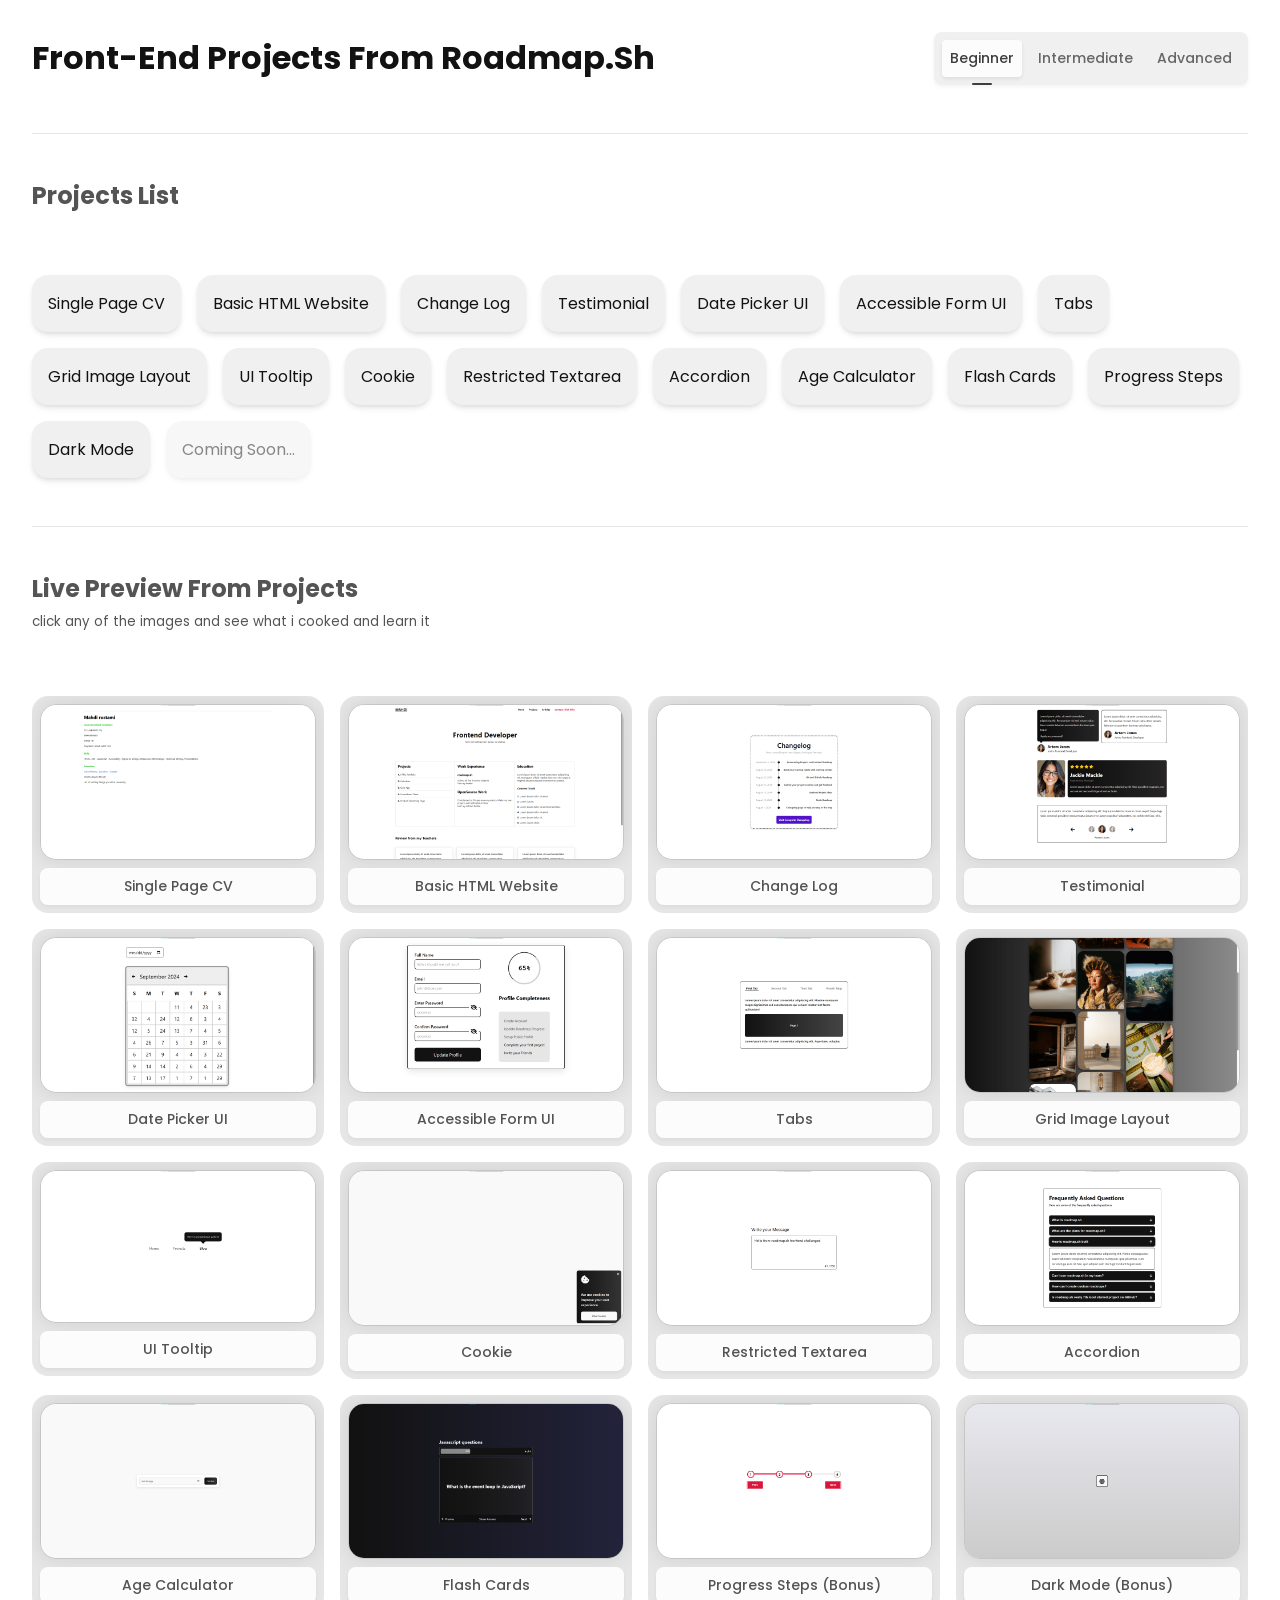
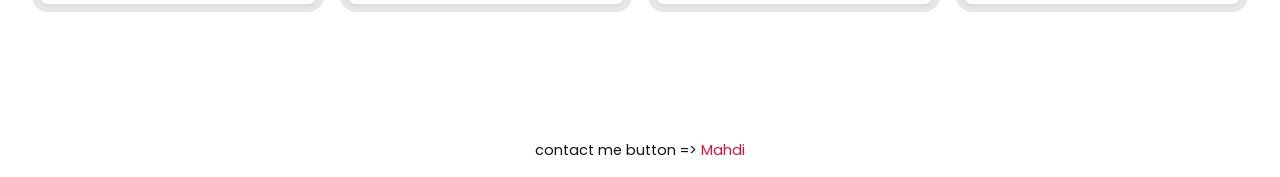
<file: index.html>
<!DOCTYPE html>
<html lang="en">
	<head>
		<meta charset="UTF-8" />
		<meta
			name="viewport"
			content="width=device-width, initial-scale=1.0" />
		<title>Front-end Projects from Roadmap.sh</title>

		<link
			rel="shortcut icon"
			href="/src/signs.svg"
			type="image/x-icon" />
		<link
			rel="stylesheet"
			href="https://cdnjs.cloudflare.com/ajax/libs/font-awesome/6.7.2/css/all.min.css"
			integrity="sha512-Evv84Mr4kqVGRNSgIGL/F/aIDqQb7xQ2vcrdIwxfjThSH8CSR7PBEakCr51Ck+w+/U6swU2Im1vVX0SVk9ABhg=="
			crossorigin="anonymous"
			referrerpolicy="no-referrer" />
		<link
			rel="stylesheet"
			href="/src/style.css" />
	</head>
	<body>
		<div class="container">
			<div
				class="container-inner"
				role="application">
				<header class="header">
					<h1>Front-end Projects from Roadmap.sh</h1>
					<ul class="select-box">
						<li
							class="select-box-item selected"
							data-category="beginner">
							Beginner
						</li>
						<li
							class="select-box-item"
							data-category="intermediate">
							Intermediate
						</li>
						<li
							class="select-box-item"
							data-category="advanced">
							Advanced
						</li>
					</ul>
				</header>
				<!--  -->
				<div
					class="container-inner"
					data-index="0"
					data-category="beginner">
					<div class="projects-list">
						<h2 class="projects-list-header">Projects List</h2>
						<ul class="list">
							<li class="list-item">
								<a
									href="1-single-page-cv/index.html"
									target="_blank"
									>Single Page CV</a
								>
							</li>
							<li class="list-item">
								<a
									href="2-basic-html-website/index.html"
									target="_blank"
									>Basic HTML Website</a
								>
							</li>
							<li class="list-item">
								<a
									href="3-change-log/index.html"
									target="_blank"
									>Change Log</a
								>
							</li>
							<li class="list-item">
								<a
									href="4-testimonial/index.html"
									target="_blank"
									>Testimonial</a
								>
							</li>
							<li class="list-item">
								<a
									href="5-date-picker-ui/index.html"
									target="_blank"
									>Date Picker UI</a
								>
							</li>
							<li class="list-item">
								<a
									href="6-accessible-form-ui/index.html"
									target="_blank"
									>Accessible Form UI</a
								>
							</li>
							<li class="list-item">
								<a
									href="7-tabs/index.html"
									target="_blank"
									>Tabs</a
								>
							</li>
							<li class="list-item">
								<a
									href="8-grid-image-layout/index.html"
									target="_blank"
									>Grid Image Layout</a
								>
							</li>
							<li class="list-item">
								<a
									href="9-ui-tooltip/index.html"
									target="_blank"
									>UI Tooltip</a
								>
							</li>
							<li class="list-item">
								<a
									href="10-cookie/index.html"
									target="_blank"
									>Cookie</a
								>
							</li>
							<li class="list-item">
								<a
									href="11-textarea-char-validator/index.html"
									target="_blank"
									>Restricted Textarea</a
								>
							</li>
							<li class="list-item">
								<a
									href="12-accordion/index.html"
									target="_blank"
									>Accordion</a
								>
							</li>
							<li class="list-item">
								<a
									href="13-age-calculator/index.html"
									target="_blank"
									>Age Calculator</a
								>
							</li>
							<li class="list-item">
								<a
									href="14-flash-cards/index.html"
									target="_blank"
									>Flash Cards</a
								>
							</li>
							<li class="list-item">
								<a
									href="15-bonus-progress-steps/index.html"
									target="_blank"
									>Progress Steps</a
								>
							</li>
							<li class="list-item">
								<a
									href="16-bonus-dark-mode/index.html"
									target="_blank"
									>Dark Mode</a
								>
							</li>
							<li class="list-item">
								<a
									href="javascript:void(0)"
									class="disabled"
									>Coming Soon...</a
								>
							</li>
						</ul>
					</div>
					<div class="projects-list images">
						<header class="projects-list-header">
							<h2>Live Preview From Projects</h2>
							<small>click any of the images and see what i cooked and learn it</small>
						</header>
						<ul class="list img-list">
							<li class="list-item">
								<a
									href="1-single-page-cv/index.html"
									target="_blank">
									<img
										src="/screen-shots/img-1-min.png"
										alt="Single Page CV" />
									<span class="project-caption">Single Page CV</span>
								</a>
							</li>
							<li class="list-item">
								<a
									href="2-basic-html-website/index.html"
									target="_blank">
									<img
										src="/screen-shots/img-2-min.png"
										alt="Basic HTML Website" />
									<span class="project-caption">Basic HTML Website</span>
								</a>
							</li>
							<li class="list-item">
								<a
									href="3-change-log/index.html"
									target="_blank">
									<img
										src="/screen-shots/img-3-min.png"
										alt="Change Log" />
									<span class="project-caption">Change Log</span>
								</a>
							</li>
							<li class="list-item">
								<a
									href="4-testimonial/index.html"
									target="_blank">
									<img
										src="/screen-shots/img-4-min.png"
										alt="Testimonial" />
									<span class="project-caption">Testimonial</span>
								</a>
							</li>
							<li class="list-item">
								<a
									href="5-date-picker-ui/index.html"
									target="_blank">
									<img
										src="/screen-shots/img-5-min.png"
										alt="Date Picker UI" />
									<span class="project-caption">Date Picker UI</span>
								</a>
							</li>
							<li class="list-item">
								<a
									href="6-accessible-form-ui/index.html"
									target="_blank">
									<img
										src="/screen-shots/img-6-min.png"
										alt="Accessible Form UI" />
									<span class="project-caption">Accessible Form UI</span>
								</a>
							</li>
							<li class="list-item">
								<a
									href="7-tabs/index.html"
									target="_blank">
									<img
										src="/screen-shots/img-7-min.png"
										alt="Tabs" />
									<span class="project-caption">Tabs</span>
								</a>
							</li>
							<li class="list-item">
								<a
									href="8-grid-image-layout/index.html"
									target="_blank">
									<img
										src="/screen-shots/img-8-min.png"
										alt="Grid Image Layout" />
									<span class="project-caption">Grid Image Layout</span>
								</a>
							</li>
							<li class="list-item">
								<a
									href="9-ui-tooltip/index.html"
									target="_blank">
									<img
										src="/screen-shots/img-9-min.png"
										alt="UI Tooltip" />
									<span class="project-caption">UI Tooltip</span>
								</a>
							</li>
							<li class="list-item">
								<a
									href="10-cookie/index.html"
									target="_blank">
									<img
										src="/screen-shots/img-10-min.png"
										alt="Cookie" />
									<span class="project-caption">Cookie</span>
								</a>
							</li>
							<li class="list-item">
								<a
									href="11-textarea-char-validator/index.html"
									target="_blank">
									<img
										src="/screen-shots/img-11-min.png"
										alt="Restricted Textarea" />
									<span class="project-caption">Restricted Textarea</span>
								</a>
							</li>
							<li class="list-item">
								<a
									href="12-accordion/index.html"
									target="_blank">
									<img
										src="/screen-shots/img-12-min.png"
										alt="Accordion" />
									<span class="project-caption">Accordion</span>
								</a>
							</li>
							<li class="list-item">
								<a
									href="13-age-calculator/index.html"
									target="_blank">
									<img
										src="/screen-shots/img-13-min.png"
										alt="Age Calculator" />
									<span class="project-caption">Age Calculator</span>
								</a>
							</li>
							<li class="list-item">
								<a
									href="14-flash-cards/index.html"
									target="_blank">
									<img
										src="/screen-shots/img-14-min.png"
										alt="Flash Cards" />
									<span class="project-caption">Flash Cards</span>
								</a>
							</li>
							<li class="list-item">
								<a
									href="15-bonus-progress-steps/index.html"
									target="_blank">
									<img
										src="/screen-shots/img-15-min.png"
										alt="Progress Steps" />
									<span class="project-caption">Progress Steps (Bonus)</span>
								</a>
							</li>
							<li class="list-item">
								<a
									href="16-bonus-dark-mode/index.html"
									target="_blank">
									<img
										src="/screen-shots/img-16-min.png"
										alt="Dark Mode" />
									<span class="project-caption">Dark Mode (Bonus)</span>
								</a>
							</li>
						</ul>
					</div>
				</div>
				<!--  -->
				<div
					class="container-inner hidden"
					data-index="1"
					data-category="intermediate">
					<div class="projects-list">
						<h2 class="projects-list-header">Projects List</h2>
						<ul class="list">
							<!-- start here -->
							<li class="list-item">
								<a
									href="17-custom-dropdown/index.html"
									target="_blank"
									>Custom drop down</a
								>
							</li>
							<li class="list-item">
								<a
									href="18-task-tracker/index.html"
									target="_blank"
									>Task Tracker</a
								>
							</li>
							<li class="list-item">
								<a
									href="19-github-random-repo/index.html"
									target="_blank"
									>Github Random repo</a
								>
							</li>
							<li class="list-item">
								<a
									href="https://subreddit-client.vercel.app"
									target="_blank"
									>Subreddit Client</a
								>
							</li>
							<li class="list-item">
								<a
									href="https://temperature-convertor-sooty.vercel.app/"
									target="_blank"
									>Temperature convertor</a
								>
							</li>
							<!-- close -->
							<!-- coming soon section -->
							<li class="list-item">
								<a
									href="javascript:void(0)"
									class="disabled"
									>Coming Soon...</a
								>
							</li>
						</ul>
					</div>
					<div class="projects-list images">
						<header class="projects-list-header">
							<h2>Live Preview From Projects</h2>
							<small>click any of the images and see what i cooked and learn it</small>
						</header>
						<ul class="list img-list">
							<!-- start here -->
							<li class="list-item">
								<a
									href="17-custom-dropdown/index.html"
									target="_blank">
									<img
										src="/screen-shots/img-17-min.png"
										alt="Custom drop down" />
									<span class="project-caption">Custom drop down</span>
								</a>
							</li>
							<li class="list-item">
								<a
									href="18-task-tracker/index.html"
									target="_blank">
									<img
										src="/screen-shots/img-18-min.png"
										alt="Task Tracker" />
									<span class="project-caption">Task Tracker</span>
								</a>
							</li>
							<li class="list-item">
								<a
									href="19-github-random-repo/index.html"
									target="_blank">
									<img
										src="/screen-shots/img-19-min.png"
										alt="Github Random Repo" />
									<span class="project-caption">Github Random Repo</span>
								</a>
							</li>
							<li class="list-item">
								<a
									href="https://subreddit-client.vercel.app"
									target="_blank">
									<img
										src="/screen-shots/img-20-min.png"
										alt="Subreddit Client" />
									<span class="project-caption">Subreddit Client</span>
								</a>
							</li>
							<li class="list-item">
								<a
									href="https://temperature-convertor-sooty.vercel.app/"
									target="_blank">
									<img
										src="/screen-shots/img-21-min.png"
										alt="Temperature convertor" />
									<span class="project-caption">Temperature convertor</span>
								</a>
							</li>
							<!-- close -->
						</ul>
					</div>
				</div>
				<!--  -->
				<div
					class="container-inner hidden"
					data-index="2"
					data-category="advanced">
					<div class="empty">
						<div class="projects-list-header">
							<h2>I will start the next projects at different levels and add them soon...</h2>
							<small>Keep Learning</small>
						</div>
						<figure class="figure">
							<img
								src="src/coming-soon.svg"
								alt="coming soon" />
						</figure>
					</div>
				</div>
			</div>
		</div>

		<footer class="footer">
			<p>
				contact me button =>
				<a
					href="https://t.me/MahdiDevp"
					target="_blank"
					>Mahdi</a
				>
			</p>
		</footer>
		<script src="src/app.js"></script>
	</body>
</html>
</file>
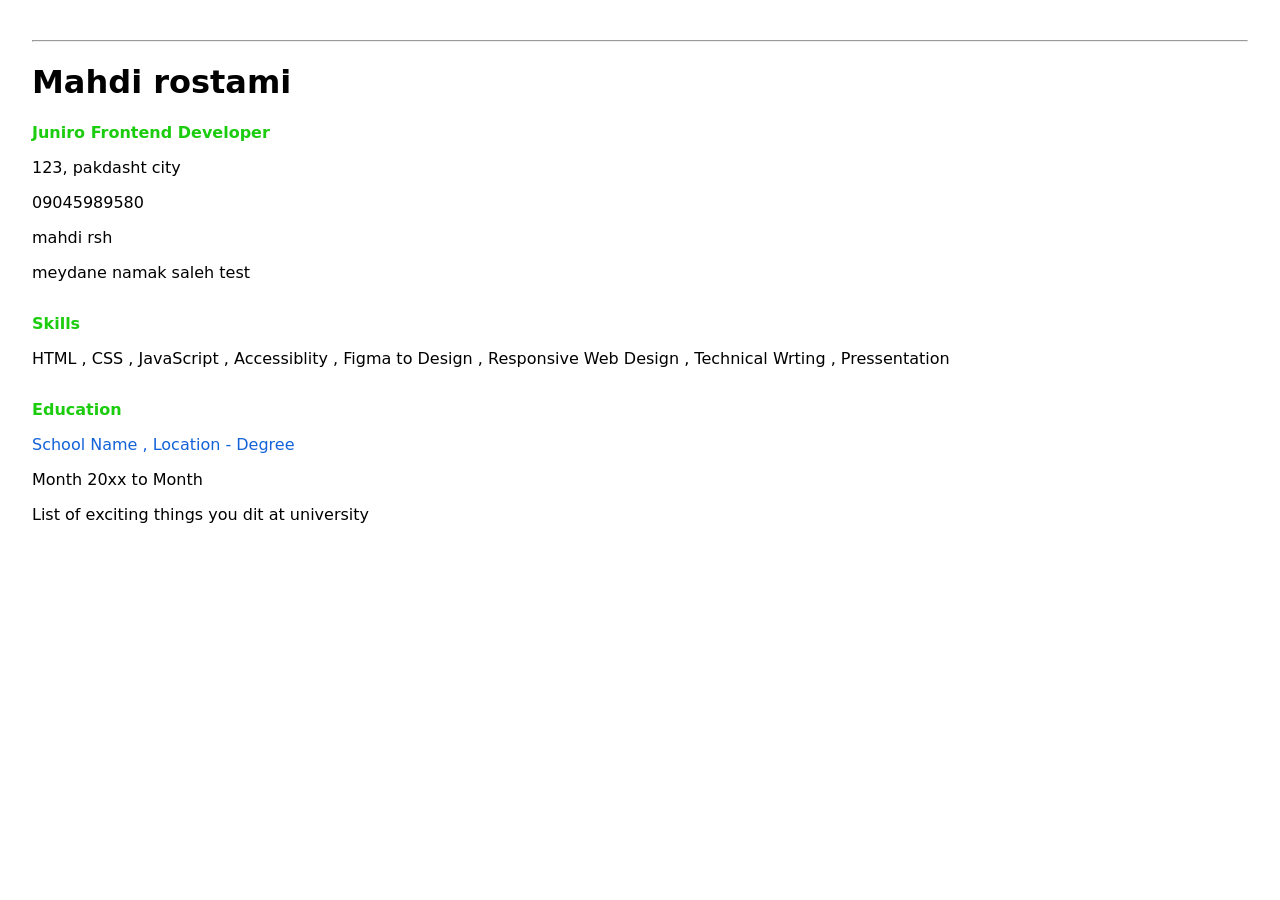
<file: 1-single-page-cv/index.html>
<!doctype html>
<html lang="en">
	<head>
		<meta charset="UTF-8" />
		<meta
			name="viewport"
			content="width=device-width, initial-scale=1.0" />
		<title>single page cv</title>
		<link
			rel="stylesheet"
			href="style.css" />
	</head>
	<body>
		<div class="container">
			<hr />
			<div class="box">
				<h1>Mahdi rostami</h1>
				<span class="text-green">Juniro Frontend Developer</span>
				<div>
					<p>123, pakdasht city</p>
					<p>09045989580</p>
					<p>mahdi rsh</p>
					<p>meydane namak saleh test</p>
				</div>
			</div>
			<div class="box">
				<span class="text-green">Skills</span>
				<p>
					HTML , CSS , JavaScript , Accessiblity , Figma to Design , Responsive Web Design , Technical Wrting ,
					Pressentation
				</p>
			</div>
			<div class="box">
				<span class="text-green">Education</span>
				<p class="text-blue">School Name , Location - Degree</p>
				<p>Month 20xx to Month</p>
				<p>List of exciting things you dit at university</p>
			</div>
		</div>
	</body>
</html>
</file>
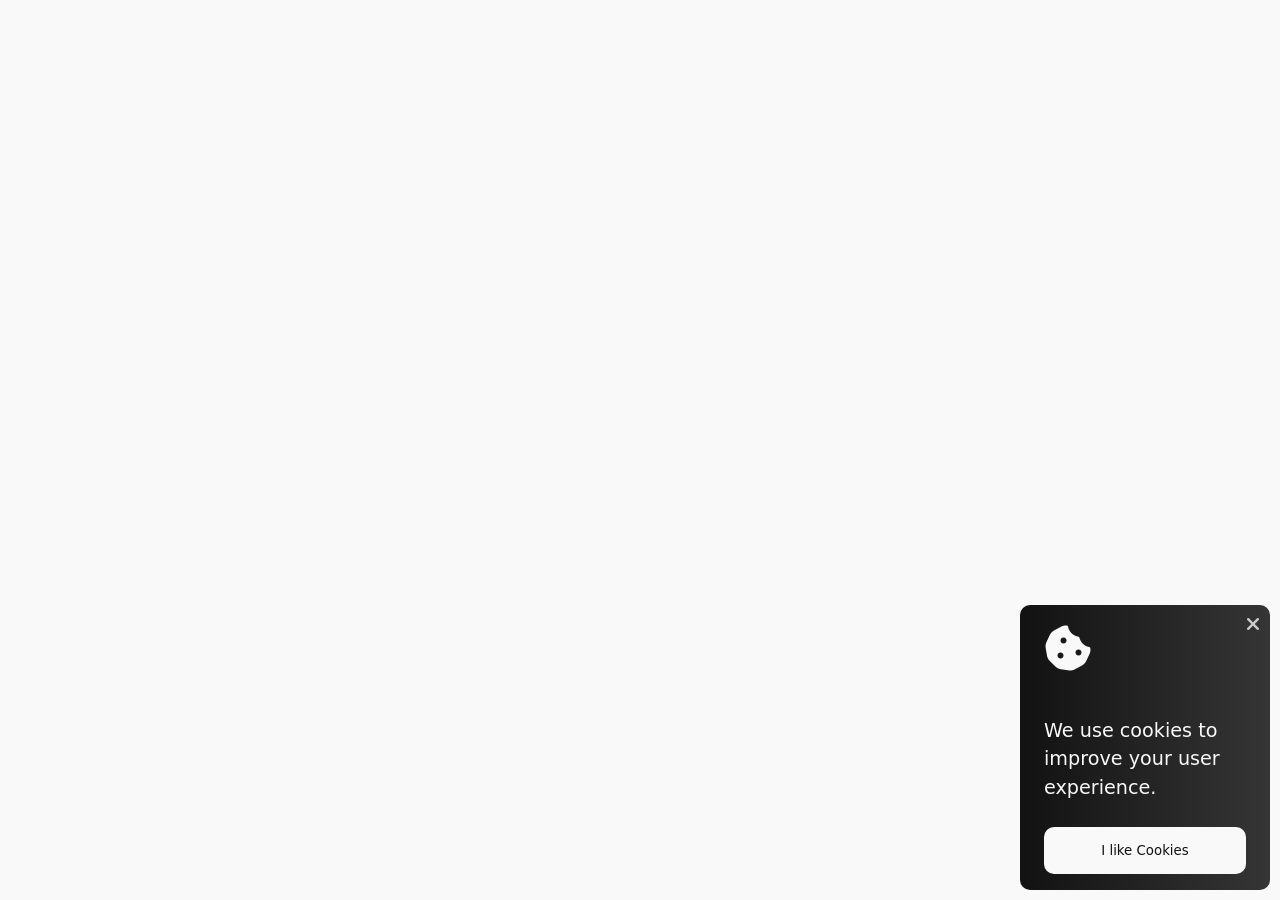
<file: 10-cookie/index.html>
<!doctype html>
<html lang="en">
	<head>
		<meta charset="UTF-8" />
		<meta
			name="viewport"
			content="width=device-width, initial-scale=1.0" />
		<title>cookie</title>

		<link
			rel="stylesheet"
			href="https://cdnjs.cloudflare.com/ajax/libs/font-awesome/6.7.2/css/all.min.css"
			integrity="sha512-Evv84Mr4kqVGRNSgIGL/F/aIDqQb7xQ2vcrdIwxfjThSH8CSR7PBEakCr51Ck+w+/U6swU2Im1vVX0SVk9ABhg=="
			crossorigin="anonymous"
			referrerpolicy="no-referrer" />

		<link
			rel="stylesheet"
			href="style.css" />
	</head>
	<body>
		<div class="cookie-modal">
			<button id="close">
				<i class="fa-solid fa-xmark"></i>
			</button>
			<div class="cookie-container">
				<i class="cookie-icon">
					<i class="fa-solid fa-cookie-bite"></i>
				</i>
				<p class="desc">We use cookies to improve your user experience.</p>
				<button
					id="accept"
					class="btn">
					I like Cookies
				</button>
			</div>
		</div>

		<script src="app.js"></script>
	</body>
</html>
</file>
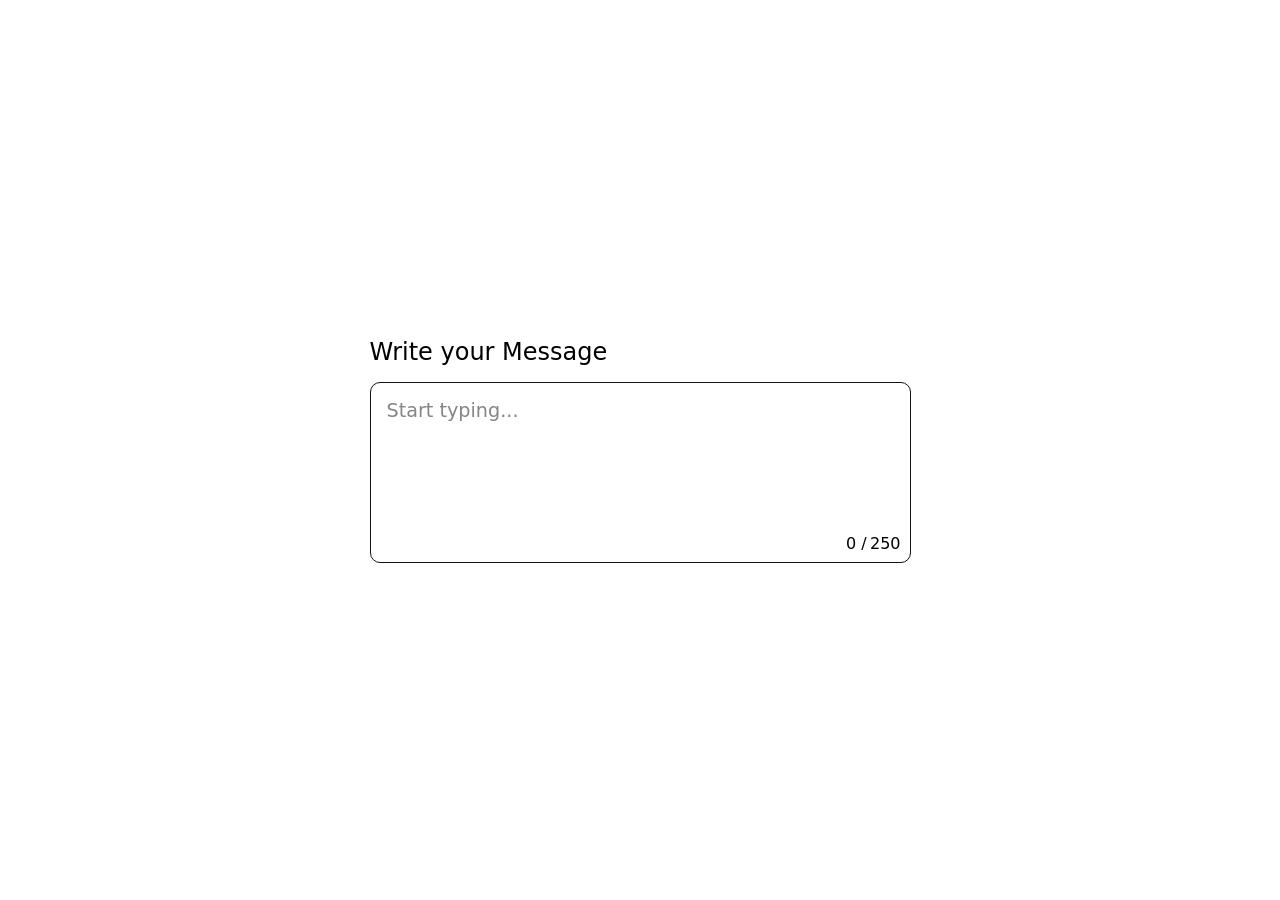
<file: 11-textarea-char-validator/index.html>
<html lang="en">
	<head>
		<meta charset="UTF-8" />
		<meta
			name="viewport"
			content="width=device-width, initial-scale=1.0" />
		<title>Restricted Textarea</title>

		<link
			rel="stylesheet"
			href="style.css" />
	</head>
	<body>
		<div class="container">
			<div class="form-control">
				<label for="textarea">Write your Message</label>
				<textarea
					name="textarea"
					id="textarea"
					class="textarea"
					placeholder="Start typing..."
					cols="50"
					rows="5"></textarea>
				<div class="counter">
					<span class="length-count">0</span>
					<div class="max-count">250</div>
				</div>
			</div>
		</div>

		<script src="app.js"></script>
	</body>
</html>
</file>
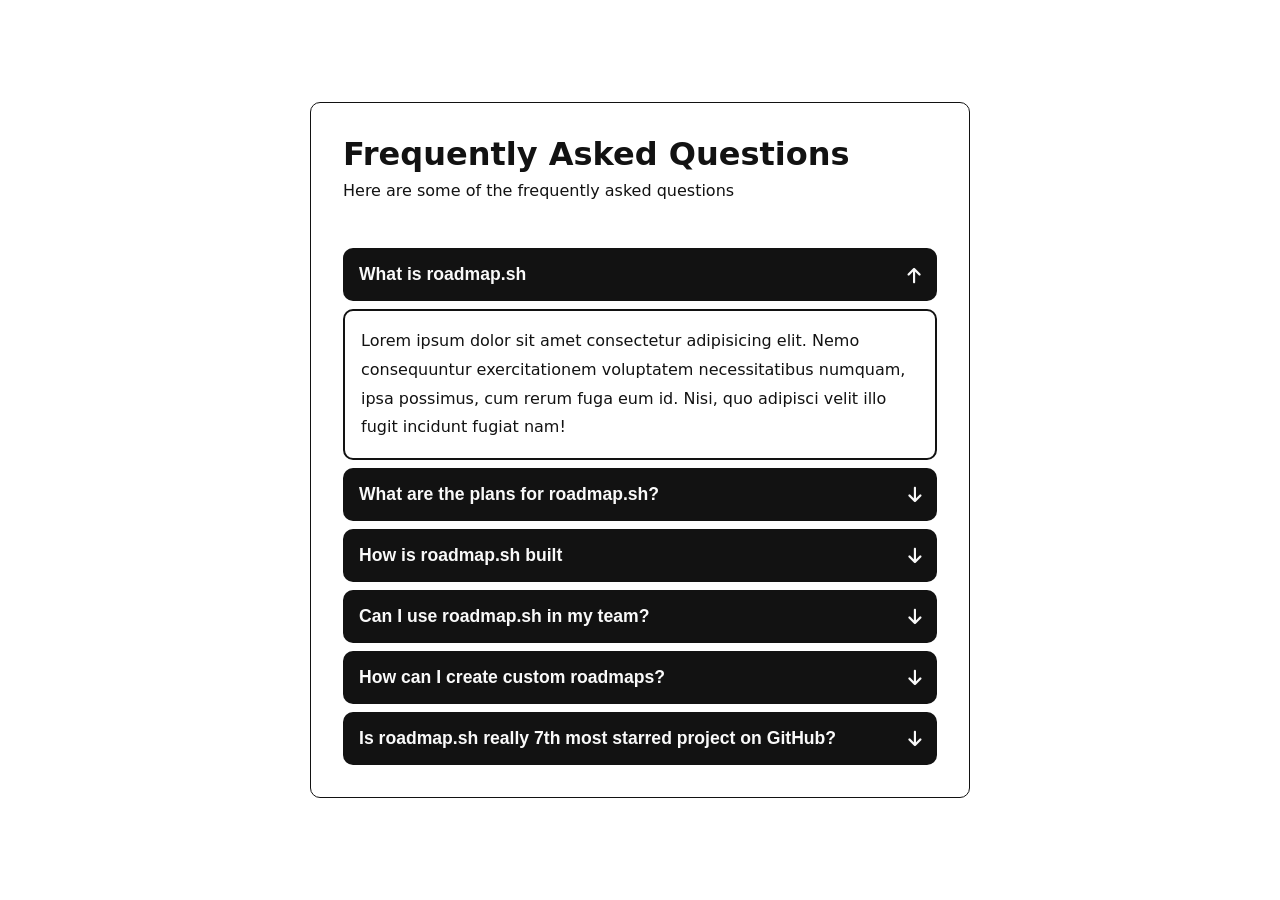
<file: 12-accordion/index.html>
<!doctype html>
<html lang="en">
	<head>
		<meta charset="UTF-8" />
		<meta
			name="viewport"
			content="width=device-width, initial-scale=1.0" />
		<title>accordions</title>

		<link
			rel="stylesheet"
			href="https://cdnjs.cloudflare.com/ajax/libs/font-awesome/6.7.2/css/all.min.css"
			integrity="sha512-Evv84Mr4kqVGRNSgIGL/F/aIDqQb7xQ2vcrdIwxfjThSH8CSR7PBEakCr51Ck+w+/U6swU2Im1vVX0SVk9ABhg=="
			crossorigin="anonymous"
			referrerpolicy="no-referrer" />

		<link
			rel="stylesheet"
			href="style.css" />
	</head>
	<body>
		<div class="container">
			<header>
				<h1>Frequently Asked Questions</h1>
				<p>Here are some of the frequently asked questions</p>
			</header>
			<!--  -->
			<div class="accordions-container">
				<div class="accordion">
					<button
						class="accordion-button active"
						aria-label="accordion-button"
						tabindex="0"
						title="open & close accordion">
						<span> What is roadmap.sh </span>
						<i class="fa-solid fa-arrow-down"></i>
					</button>
					<div
						class="accordion-body"
						aria-expanded="true">
						<p class="accordion-desc">
							Lorem ipsum dolor sit amet consectetur adipisicing elit. Nemo consequuntur exercitationem voluptatem
							necessitatibus numquam, ipsa possimus, cum rerum fuga eum id. Nisi, quo adipisci velit illo fugit incidunt
							fugiat nam!
						</p>
					</div>
				</div>
				<div class="accordion">
					<button
						class="accordion-button"
						aria-label="accordion-button"
						tabindex="0"
						title="open & close accordion">
						<span> What are the plans for roadmap.sh? </span>
						<i class="fa-solid fa-arrow-down"></i>
					</button>
					<div
						class="accordion-body"
						aria-expanded="false">
						<p class="accordion-desc">
							Lorem ipsum dolor sit amet consectetur adipisicing elit. Nemo consequuntur exercitationem voluptatem
							necessitatibus numquam, ipsa possimus, cum rerum fuga eum id. Nisi, quo adipisci velit illo fugit incidunt
							fugiat nam!
						</p>
					</div>
				</div>
				<div class="accordion">
					<button
						class="accordion-button"
						aria-label="accordion-button"
						tabindex="0"
						title="open & close accordion">
						<span> How is roadmap.sh built </span>
						<i class="fa-solid fa-arrow-down"></i>
					</button>
					<div
						class="accordion-body"
						aria-expanded="false">
						<p class="accordion-desc">
							Lorem ipsum dolor sit amet consectetur adipisicing elit. Nemo consequuntur exercitationem voluptatem
							necessitatibus numquam, ipsa possimus, cum rerum fuga eum id. Nisi, quo adipisci velit illo fugit incidunt
							fugiat nam!
						</p>
					</div>
				</div>
				<div class="accordion">
					<button
						class="accordion-button"
						aria-label="accordion-button"
						tabindex="0"
						title="open & close accordion">
						<span> Can I use roadmap.sh in my team? </span>
						<i class="fa-solid fa-arrow-down"></i>
					</button>
					<div
						class="accordion-body"
						aria-expanded="false">
						<p class="accordion-desc">
							Lorem ipsum dolor sit amet consectetur adipisicing elit. Nemo consequuntur exercitationem voluptatem
							necessitatibus numquam, ipsa possimus, cum rerum fuga eum id. Nisi, quo adipisci velit illo fugit incidunt
							fugiat nam!
						</p>
					</div>
				</div>
				<div class="accordion">
					<button
						class="accordion-button"
						aria-label="accordion-button"
						tabindex="0"
						title="open & close accordion">
						<span> How can I create custom roadmaps? </span>
						<i class="fa-solid fa-arrow-down"></i>
					</button>
					<div
						class="accordion-body"
						aria-expanded="false">
						<p class="accordion-desc">
							Lorem ipsum dolor sit amet consectetur adipisicing elit. Nemo consequuntur exercitationem voluptatem
							necessitatibus numquam, ipsa possimus, cum rerum fuga eum id. Nisi, quo adipisci velit illo fugit incidunt
							fugiat nam!
						</p>
					</div>
				</div>
				<div class="accordion">
					<button
						class="accordion-button"
						aria-label="accordion-button"
						tabindex="0"
						title="open & close accordion">
						<span> Is roadmap.sh really 7th most starred project on GitHub? </span>
						<i class="fa-solid fa-arrow-down"></i>
					</button>
					<div
						class="accordion-body"
						aria-expanded="false">
						<p class="accordion-desc">
							Lorem ipsum dolor sit amet consectetur adipisicing elit. Nemo consequuntur exercitationem voluptatem
							necessitatibus numquam, ipsa possimus, cum rerum fuga eum id. Nisi, quo adipisci velit illo fugit incidunt
							fugiat nam!
						</p>
					</div>
				</div>
			</div>
		</div>

		<script src="app.js"></script>
	</body>
</html>
</file>
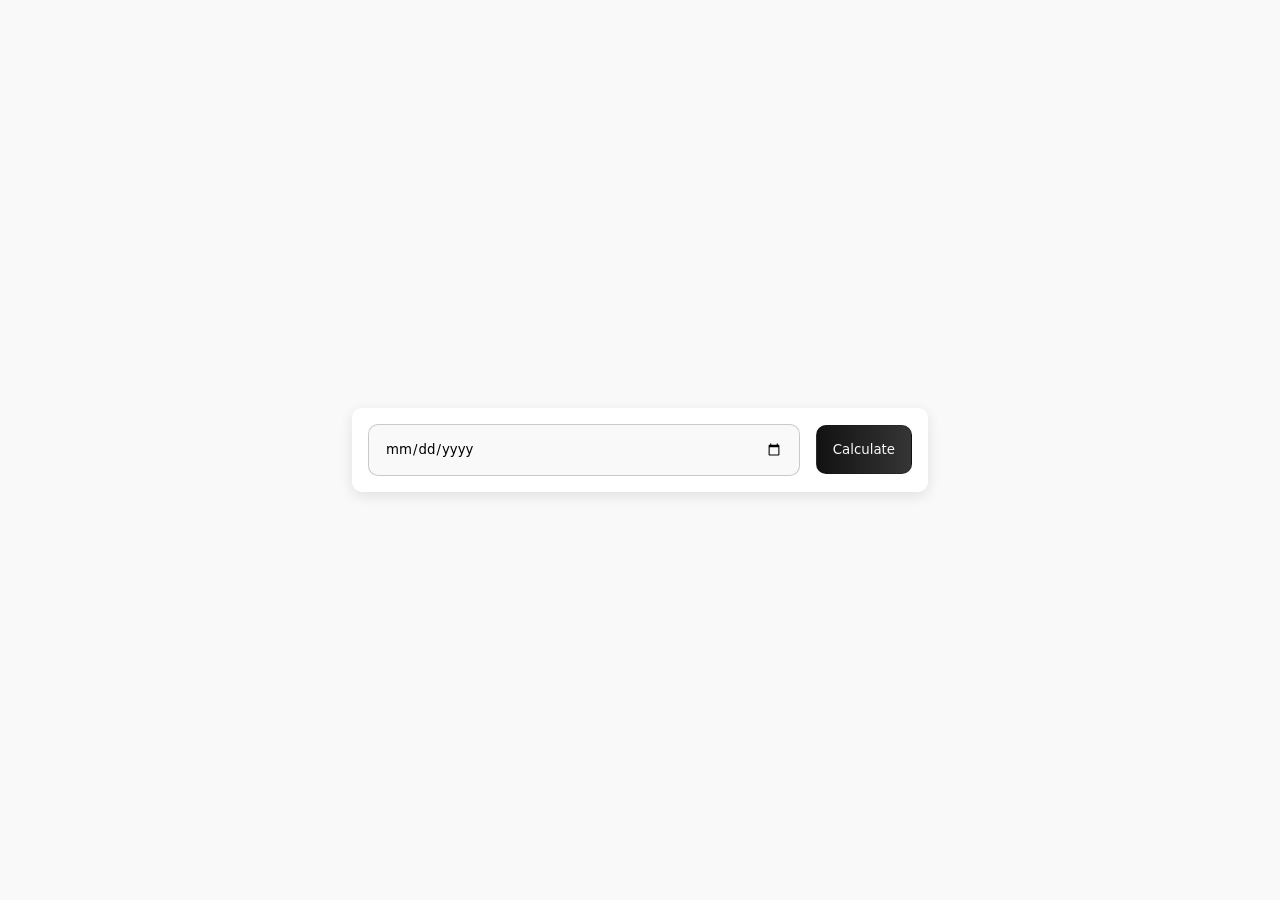
<file: 13-age-calculator/index.html>
<!doctype html>
<html lang="en">
	<head>
		<meta charset="UTF-8" />
		<meta
			name="viewport"
			content="width=device-width, initial-scale=1.0" />
		<title>Age calculator</title>
		<link
			rel="stylesheet"
			href="style.css" />
	</head>
	<body>
		<div class="container">
			<div class="form-cotnainer">
				<div class="form-control">
					<input
						type="date"
						name="date"
						id="date" />
				</div>
				<button
					class="btn"
					id="calculate-age">
					Calculate
				</button>
			</div>
			<div class="result-container hidden">
				<ul class="age-info">
					<li>
						<span id="years">25</span>
						<span>years</span>
					</li>
					<li>
						<span id="months">09</span>
						<span>months</span>
					</li>
					<li>
						<span id="days">30</span>
						<span>days</span>
					</li>
				</ul>
			</div>
		</div>

		<script src="app.js"></script>
	</body>
</html>
</file>
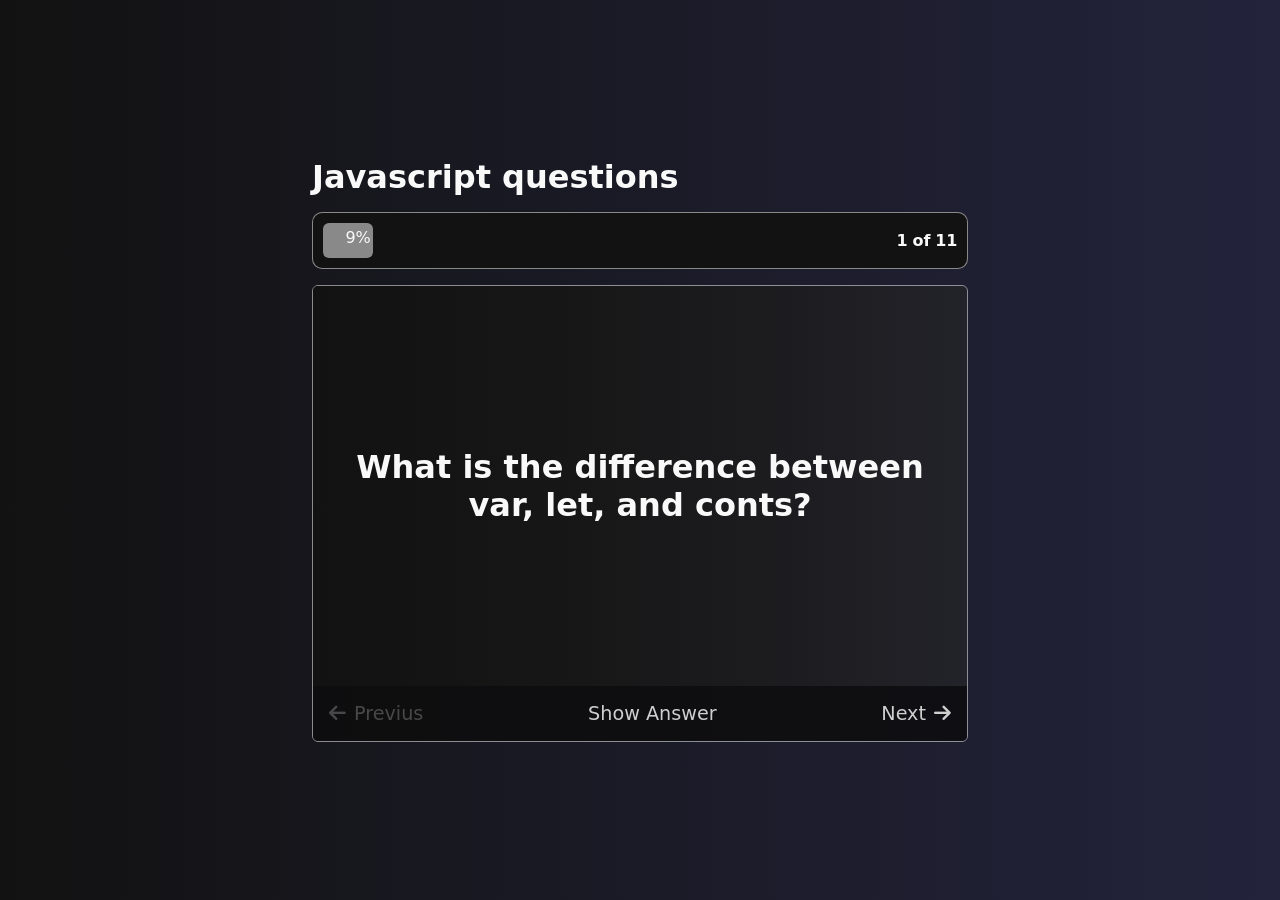
<file: 14-flash-cards/index.html>
<!doctype html>
<html lang="en">
	<head>
		<meta charset="UTF-8" />
		<meta
			name="viewport"
			content="width=device-width, initial-scale=1.0" />
		<link
			rel="shortcut icon"
			href="assests/images/logo.svg"
			type="image/x-icon" />
		<title>Frontend roadmap questions</title>
		<link
			rel="stylesheet"
			href="https://cdnjs.cloudflare.com/ajax/libs/font-awesome/6.7.2/css/all.min.css"
			integrity="sha512-Evv84Mr4kqVGRNSgIGL/F/aIDqQb7xQ2vcrdIwxfjThSH8CSR7PBEakCr51Ck+w+/U6swU2Im1vVX0SVk9ABhg=="
			crossorigin="anonymous"
			referrerpolicy="no-referrer" />
		<link
			rel="stylesheet"
			href="style.css" />
	</head>
	<body>
		<!--  -->
		<div class="container">
			<div
				id="app"
				role="application">
				<header class="flash-cards-header">
					<h1 class="title">Javascript questions</h1>
					<div class="progress">
						<div
							class="progress-inner"
							style="width: 25%">
							<p class="progress-percent">25%</p>
						</div>
						<div class="questions-count">
							<span id="q-current-index">5</span>
							<span>of</span>
							<span id="q-all-counts">20</span>
						</div>
					</div>
				</header>
				<main
					role="main"
					class="main-cr">
					<div class="flash-cards-container">
						<div class="flash-card active">
							<div class="question">
								<p>What is the difference between var, let, and conts?</p>
							</div>
							<div class="answer hidden">
								<p>
									The difference between var, let, and const is that var is function-scoped, while let and const are
									block-scoped. Additionally, variables declared with const cannot be reassigned.
								</p>
							</div>
						</div>
						<div class="flash-card">
							<div class="question">
								<p>What is the difference between var, let, and const?</p>
							</div>
							<div class="answer hidden">
								<p>
									The difference between var, let, and const is that var is function-scoped, while let and const are
									block-scoped. Additionally, variables declared with const cannot be reassigned.
								</p>
							</div>
						</div>
						<div class="flash-card">
							<div class="question">
								<p>What is a closure in JavaScript?</p>
							</div>
							<div class="answer hidden">
								<p>
									A closure is a function that has access to its own scope, the scope of the outer function, and the
									global scope.
								</p>
							</div>
						</div>
						<div class="flash-card">
							<div class="question">
								<p>What is the event loop in JavaScript?</p>
							</div>
							<div class="answer hidden">
								<p>
									The event loop is a mechanism that allows JavaScript to perform non-blocking operations by offloading
									operations to the system kernel whenever possible.
								</p>
							</div>
						</div>
						<div class="flash-card">
							<div class="question">
								<p>What is the difference between == and === in JavaScript?</p>
							</div>
							<div class="answer hidden">
								<p>
									The == operator compares values for equality after converting both values to a common type, while ===
									compares both values and types without conversion.
								</p>
							</div>
						</div>
						<div class="flash-card">
							<div class="question">
								<p>What is a promise in JavaScript?</p>
							</div>
							<div class="answer hidden">
								<p>
									A promise is an object that represents the eventual completion (or failure) of an asynchronous
									operation and its resulting value.
								</p>
							</div>
						</div>
						<div class="flash-card">
							<div class="question">
								<p>What is the purpose of the array method map()?</p>
							</div>
							<div class="answer hidden">
								<p>
									The map() method creates a new array populated with the results of calling a provided function on
									every element in the calling array.
								</p>
							</div>
						</div>
						<div class="flash-card">
							<div class="question">
								<p>What is the difference between null and undefined?</p>
							</div>
							<div class="answer hidden">
								<p>
									Null is an assignment value that means "no value" and must be assigned, while undefined means a
									variable has been declared but not yet assigned a value.
								</p>
							</div>
						</div>
						<div class="flash-card">
							<div class="question">
								<p>What is the purpose of the JavaScript method call()?</p>
							</div>
							<div class="answer hidden">
								<p>The call() method calls a function with a given this value and arguments provided individually.</p>
							</div>
						</div>
						<div class="flash-card">
							<div class="question">
								<p>What is the purpose of the JavaScript method apply()?</p>
							</div>
							<div class="answer hidden">
								<p>
									The apply() method calls a function with a given this value, and arguments provided as an array (or an
									array-like object).
								</p>
							</div>
						</div>
						<div class="flash-card">
							<div class="question">
								<p>What is the purpose of the JavaScript method bind()?</p>
							</div>
							<div class="answer hidden">
								<p>
									The bind() method creates a new function that, when called, has its this keyword set to the provided
									value, with a given sequence of arguments preceding any provided when the new function is called.
								</p>
							</div>
						</div>
					</div>
					<footer class="flash-cards-footer">
						<ul class="flash-cards-nav">
							<li>
								<button id="previus">
									<i class="fa-solid fa-arrow-left"></i>
									<span>Previus</span>
								</button>
							</li>
							<li>
								<button id="card-answer-action">Show Answer</button>
								<!-- Hide Answer hidden -->
							</li>
							<li>
								<button id="next">
									<span>Next</span>
									<i class="fa-solid fa-arrow-right"></i>
								</button>
							</li>
						</ul>
					</footer>
				</main>
			</div>
		</div>

		<script src="app.js"></script>
	</body>
</html>
</file>
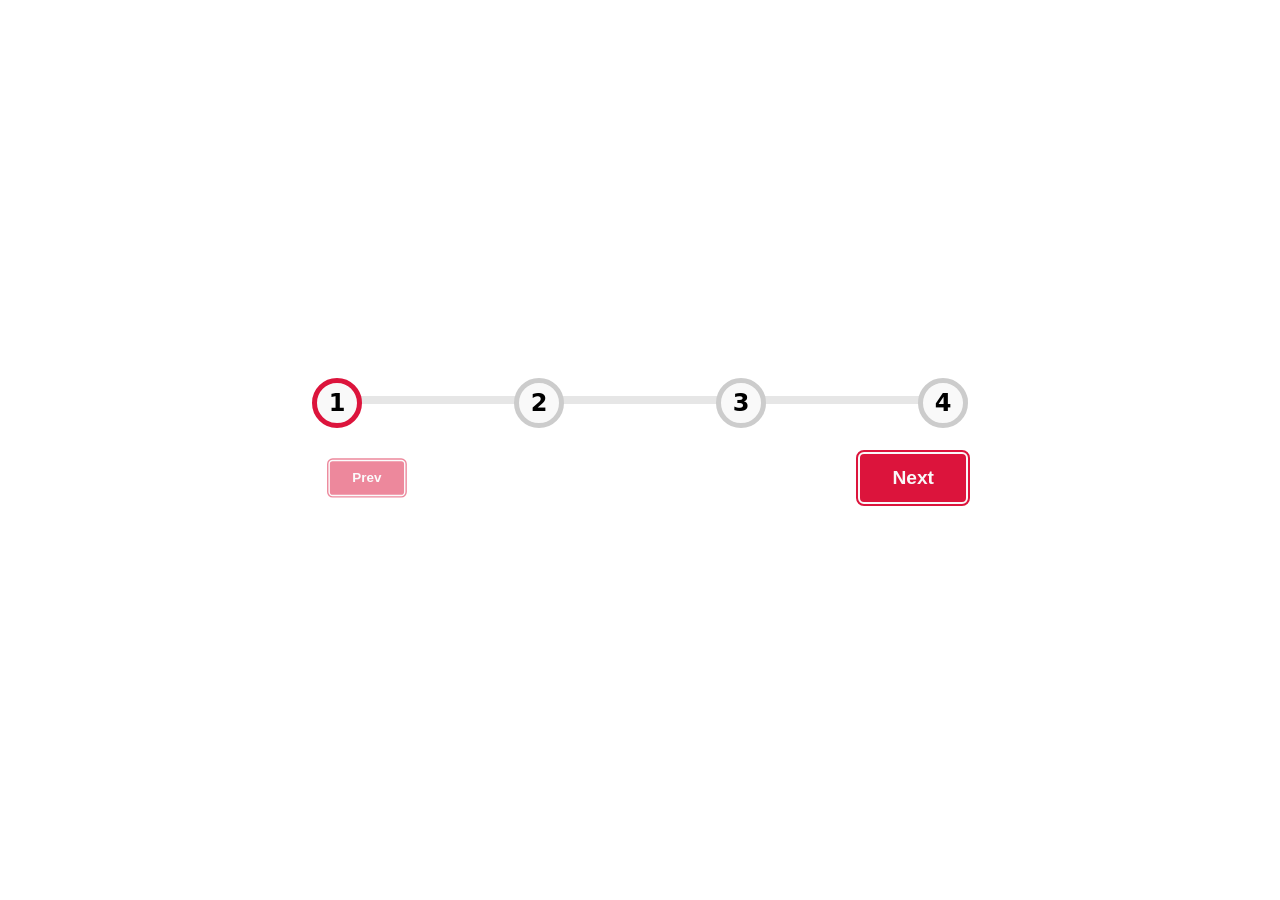
<file: 15-bonus-progress-steps/index.html>
<!doctype html>
<html lang="en">
	<head>
		<meta charset="UTF-8" />
		<meta
			name="viewport"
			content="width=device-width, initial-scale=1.0" />
		<title>progress steps</title>
		<link
			rel="stylesheet"
			href="style.css" />
	</head>
	<body>
		<div class="container">
			<div class="container-inner">
				<div class="progress-bar">
					<div
						class="progress-inner"
						style="width: 0"></div>
					<ul class="steps">
						<li class="step active">1</li>
						<li class="step">2</li>
						<li class="step">3</li>
						<li class="step">4</li>
					</ul>
				</div>
				<div class="action-buttons">
					<button
						id="prev"
						aria-label="prev step"
						disabled
						tabindex="0"
						title="prev step">
						Prev
					</button>
					<button
						id="next"
						aria-label="next step"
						tabindex="0"
						title="next step">
						Next
					</button>
				</div>
			</div>
		</div>
		<script src="app.js"></script>
	</body>
</html>
</file>
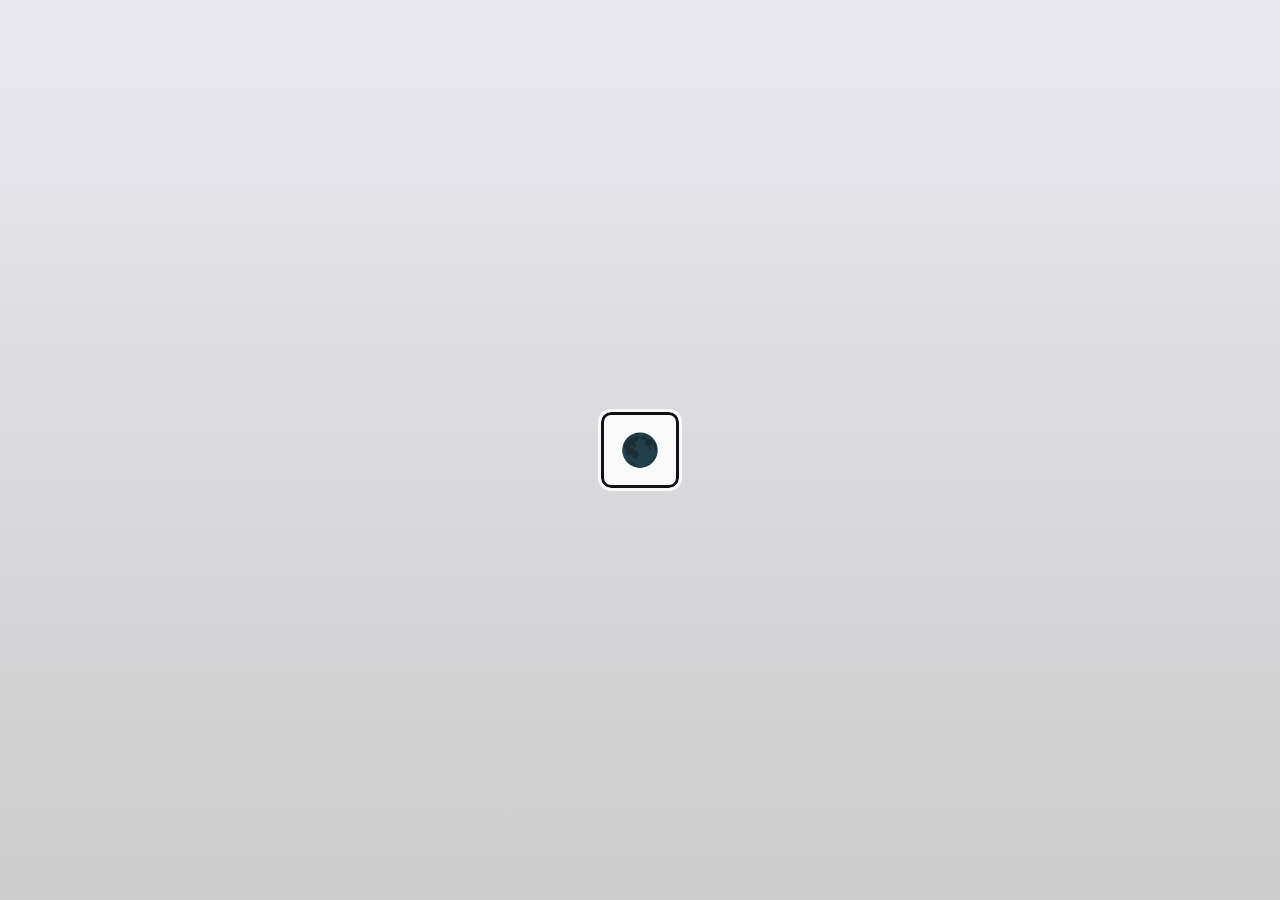
<file: 16-bonus-dark-mode/index.html>
<!doctype html>
<html
	lang="en"
	class="light">
	<head>
		<meta charset="UTF-8" />
		<meta
			name="viewport"
			content="width=device-width, initial-scale=1.0" />
		<title>dark mode toggle button</title>

		<link
			rel="stylesheet"
			href="style.css" />
	</head>
	<body>
		<div class="container">
			<button
				id="change-theme"
				aria-label="change theme"
				title="change theme">
				🌑
			</button>
		</div>

		<script src="app.js"></script>
	</body>
</html>
</file>
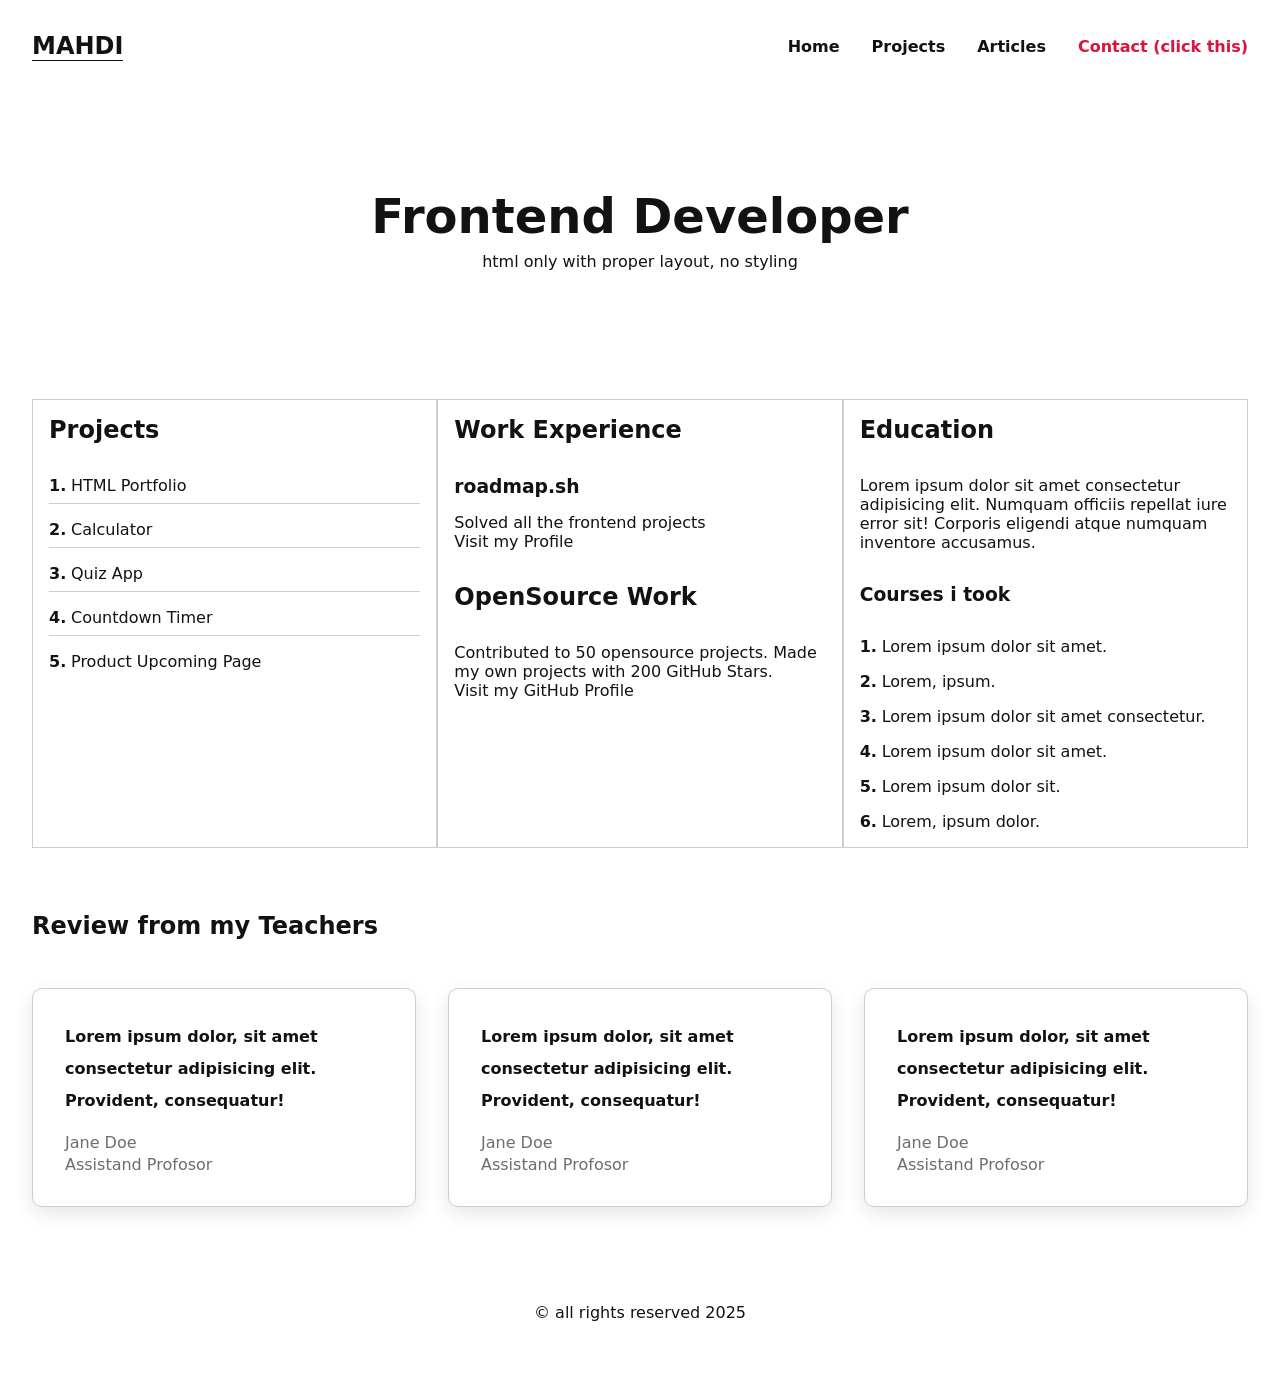
<file: 2-basic-html-website/index.html>
<!doctype html>
<html lang="en">
	<head>
		<meta charset="UTF-8" />
		<meta
			name="viewport"
			content="width=device-width, initial-scale=1.0" />
		<title>Home</title>
		<link
			rel="stylesheet"
			href="style.css" />
	</head>
	<body>
		<header class="header">
			<div class="container header-inner">
				<div class="logo">
					<a
						href="index.html"
						title="home page"
						aria-label="home page"
						>Mahdi</a
					>
				</div>
				<nav class="navigation">
					<ul>
						<li>
							<a
								href="index.html"
								title="home page"
								aria-label="home page"
								>Home</a
							>
						</li>
						<li>
							<a
								href="./pages/projects.html"
								title="projects"
								aria-label="projects"
								>Projects</a
							>
						</li>
						<li>
							<a
								href="./pages/articles.html"
								title="articles"
								aria-label="articles"
								>Articles</a
							>
						</li>
						<li>
							<a
								href="./pages/contact.html"
								title="contact"
								aria-label="contact"
								style="color: crimson"
								>Contact (click this)</a
							>
						</li>
					</ul>
				</nav>
			</div>
		</header>
		<section class="container">
			<div class="hero">
				<h1>Frontend Developer</h1>
				<p>html only with proper layout, no styling</p>
			</div>
		</section>
		<main
			role="main"
			class="container">
			<aside class="left-aside">
				<h2>Projects</h2>
				<ul>
					<li>HTML Portfolio</li>
					<li>Calculator</li>
					<li>Quiz App</li>
					<li>Countdown Timer</li>
					<li>Product Upcoming Page</li>
				</ul>
			</aside>
			<section class="center-section">
				<div class="box">
					<h2>Work Experience</h2>
					<div class="info">
						<h3>roadmap.sh</h3>
						<p>Solved all the frontend projects</p>
						<a
							href="#"
							title="visit my profile"
							>Visit my Profile</a
						>
					</div>
				</div>
				<div class="box">
					<h2>OpenSource Work</h2>
					<div class="info">
						<p>Contributed to 50 opensource projects. Made my own projects with 200 GitHub Stars.</p>
						<a
							href="#"
							title="visit my profile"
							>Visit my GitHub Profile</a
						>
					</div>
				</div>
			</section>
			<aside class="right-aside">
				<h2>Education</h2>
				<p>
					Lorem ipsum dolor sit amet consectetur adipisicing elit. Numquam officiis repellat iure error sit! Corporis
					eligendi atque numquam inventore accusamus.
				</p>
				<h3>Courses i took</h3>
				<ul>
					<li>Lorem ipsum dolor sit amet.</li>
					<li>Lorem, ipsum.</li>
					<li>Lorem ipsum dolor sit amet consectetur.</li>
					<li>Lorem ipsum dolor sit amet.</li>
					<li>Lorem ipsum dolor sit.</li>
					<li>Lorem, ipsum dolor.</li>
				</ul>
			</aside>
		</main>
		<section class="container cards-container">
			<h1>Review from my Teachers</h1>
			<div class="cards">
				<div class="card-box">
					<p>Lorem ipsum dolor, sit amet consectetur adipisicing elit. Provident, consequatur!</p>
					<footer>
						<p class="auther">Jane Doe</p>
						<p class="auther-job">Assistand Profosor</p>
					</footer>
				</div>
				<div class="card-box">
					<p>Lorem ipsum dolor, sit amet consectetur adipisicing elit. Provident, consequatur!</p>
					<footer>
						<p class="auther">Jane Doe</p>
						<p class="auther-job">Assistand Profosor</p>
					</footer>
				</div>
				<div class="card-box">
					<p>Lorem ipsum dolor, sit amet consectetur adipisicing elit. Provident, consequatur!</p>
					<footer>
						<p class="auther">Jane Doe</p>
						<p class="auther-job">Assistand Profosor</p>
					</footer>
				</div>
			</div>
		</section>
		<footer class="container">
			<p>&copy; all rights reserved 2025</p>
		</footer>
	</body>
</html>
</file>
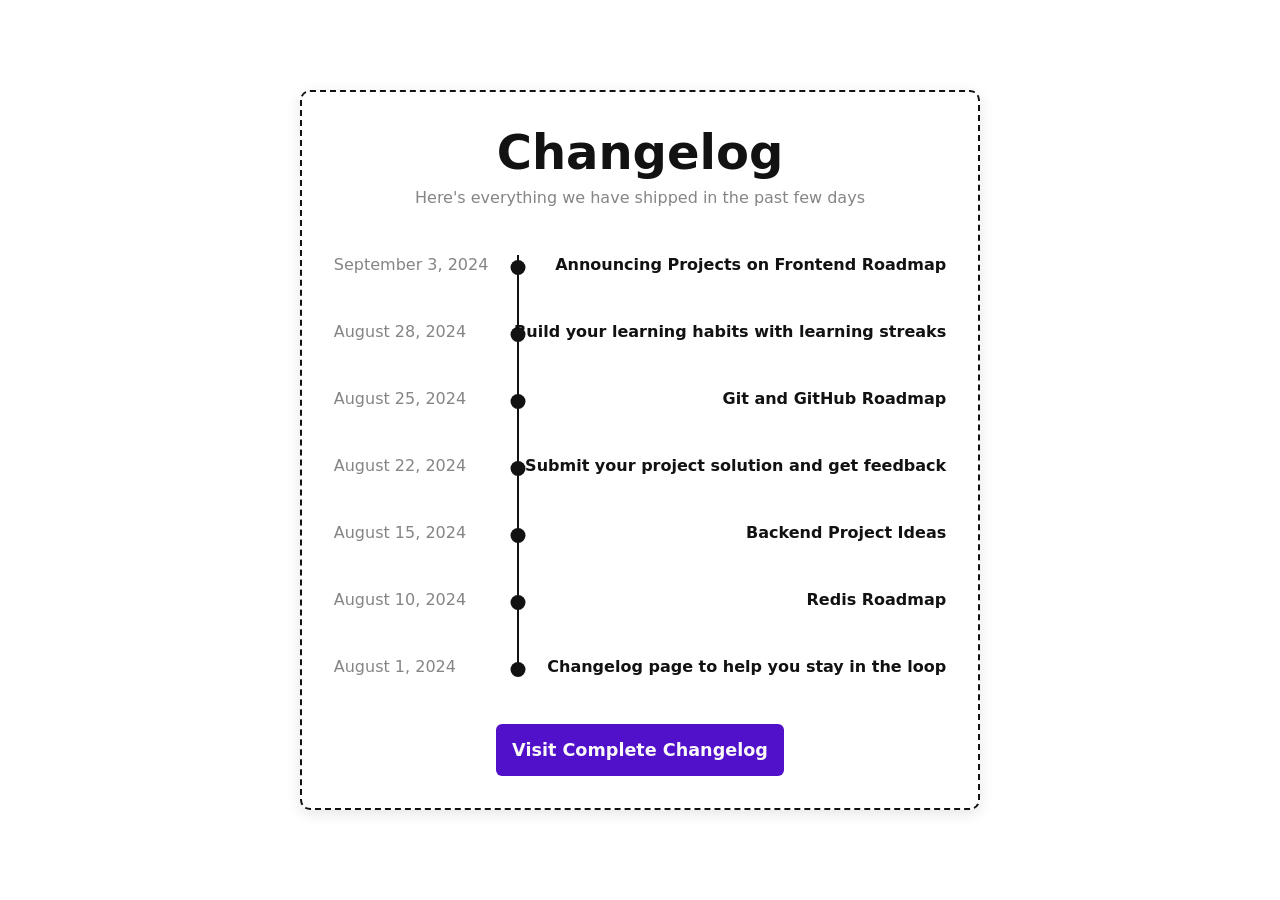
<file: 3-change-log/index.html>
<!doctype html>
<html lang="en">
	<head>
		<meta charset="UTF-8" />
		<meta
			name="viewport"
			content="width=device-width, initial-scale=1.0" />
		<title>Change log App</title>

		<link
			rel="stylesheet"
			href="https://cdnjs.cloudflare.com/ajax/libs/font-awesome/6.7.2/css/all.min.css"
			integrity="sha512-Evv84Mr4kqVGRNSgIGL/F/aIDqQb7xQ2vcrdIwxfjThSH8CSR7PBEakCr51Ck+w+/U6swU2Im1vVX0SVk9ABhg=="
			crossorigin="anonymous"
			referrerpolicy="no-referrer" />

		<link
			rel="stylesheet"
			href="style.css" />
	</head>
	<body>
		<div class="container">
			<div class="contaienr-inner">
				<header>
					<h1>Changelog</h1>
					<p>Here's everything we have shipped in the past few days</p>
				</header>
				<div class="timeline">
					<div class="timeline-item">
						<div class="timeline-date">
							<p>September 3, 2024</p>
						</div>
						<div class="timeline-content">
							<p>Announcing Projects on Frontend Roadmap</p>
						</div>
					</div>
					<div class="timeline-item">
						<div class="timeline-date">
							<p>August 28, 2024</p>
						</div>
						<div class="timeline-content">
							<p>Build your learning habits with learning streaks</p>
						</div>
					</div>
					<div class="timeline-item">
						<div class="timeline-date">
							<p>August 25, 2024</p>
						</div>
						<div class="timeline-content">
							<p>Git and GitHub Roadmap</p>
						</div>
					</div>
					<div class="timeline-item">
						<div class="timeline-date">
							<p>August 22, 2024</p>
						</div>
						<div class="timeline-content">
							<p>Submit your project solution and get feedback</p>
						</div>
					</div>
					<div class="timeline-item">
						<div class="timeline-date">
							<p>August 15, 2024</p>
						</div>
						<div class="timeline-content">
							<p>Backend Project Ideas</p>
						</div>
					</div>
					<div class="timeline-item">
						<div class="timeline-date">
							<p>August 10, 2024</p>
						</div>
						<div class="timeline-content">
							<p>Redis Roadmap</p>
						</div>
					</div>
					<div class="timeline-item">
						<div class="timeline-date">
							<p>August 1, 2024</p>
						</div>
						<div class="timeline-content">
							<p>Changelog page to help you stay in the loop</p>
						</div>
					</div>
				</div>
				<a
					href="#"
					class="button"
					>Visit Complete Changelog</a
				>
			</div>
		</div>
	</body>
</html>
</file>
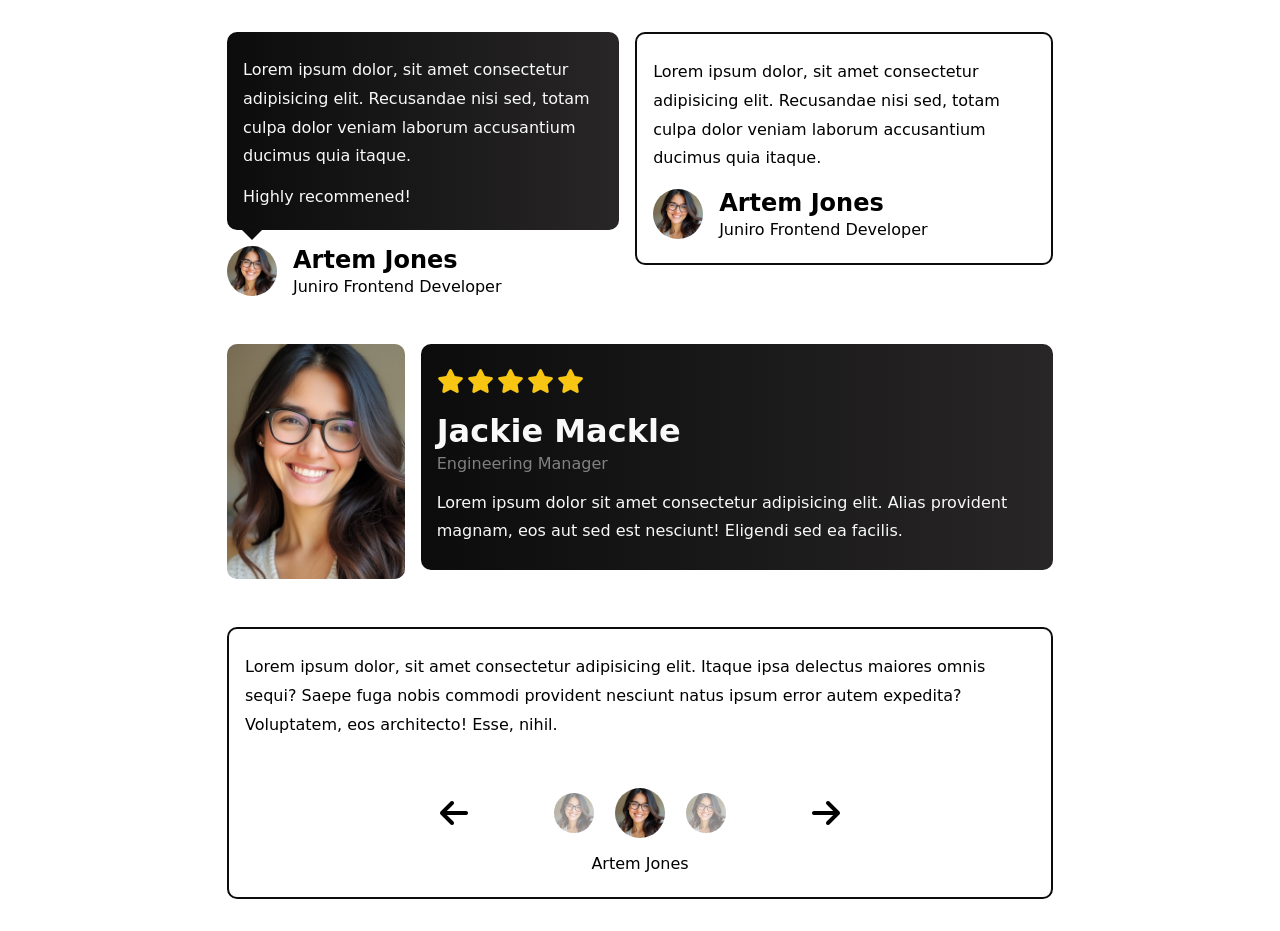
<file: 4-testimonial/index.html>
<!doctype html>
<html lang="en">
	<head>
		<meta charset="UTF-8" />
		<meta
			name="viewport"
			content="width=device-width, initial-scale=1.0" />
		<title>testimonials cards</title>
		<link
			rel="stylesheet"
			href="https://cdnjs.cloudflare.com/ajax/libs/font-awesome/6.7.2/css/all.min.css"
			integrity="sha512-Evv84Mr4kqVGRNSgIGL/F/aIDqQb7xQ2vcrdIwxfjThSH8CSR7PBEakCr51Ck+w+/U6swU2Im1vVX0SVk9ABhg=="
			crossorigin="anonymous"
			referrerpolicy="no-referrer" />
		<link
			rel="stylesheet"
			href="style.css" />
	</head>
	<body>
		<div class="container">
			<div class="flex flex-col gap-3">
				<div class="flex-cr flex justify-between gap-1 w-full">
					<div class="flex flex-col gap-1">
						<div class="flex flex-col gap-1 black-bg rounded arrow">
							<p class="para">
								Lorem ipsum dolor, sit amet consectetur adipisicing elit. Recusandae nisi sed, totam culpa dolor veniam
								laborum accusantium ducimus quia itaque.
							</p>
							<p>Highly recommened!</p>
						</div>
						<div class="flex align-center gap-1">
							<div>
								<img
									src="girl.jpg"
									alt="Artem Jones"
									class="img-full-rounded" />
							</div>
							<div class="flex flex-col gap-.2rem">
								<h2>Artem Jones</h2>
								<p>Juniro Frontend Developer</p>
							</div>
						</div>
					</div>
					<div class="flex flex-col gap-1 card black-border rounded">
						<div>
							<p class="para">
								Lorem ipsum dolor, sit amet consectetur adipisicing elit. Recusandae nisi sed, totam culpa dolor veniam
								laborum accusantium ducimus quia itaque.
							</p>
						</div>
						<div class="flex align-center gap-1">
							<div>
								<img
									src="girl.jpg"
									alt="Artem Jones"
									class="img-full-rounded" />
							</div>
							<div class="flex flex-col gap-.2rem">
								<h2>Artem Jones</h2>
								<p>Juniro Frontend Developer</p>
							</div>
						</div>
					</div>
				</div>
				<!--  -->
				<div class="flex-cr flex justify-between gap-1 w-full">
					<div class="flex flex-col gap-1">
						<div class="flex align-center gap-1">
							<div>
								<img
									src="girl.jpg"
									alt="Artem Jones"
									class="rounded"
									height="235" />
							</div>
						</div>
					</div>
					<div class="w-full flex flex-col gap-1 card black-bg rounded">
						<ul class="flex gap-.2rem">
							<li class="star"><i class="fa-solid fa-star"></i></li>
							<li class="star"><i class="fa-solid fa-star"></i></li>
							<li class="star"><i class="fa-solid fa-star"></i></li>
							<li class="star"><i class="fa-solid fa-star"></i></li>
							<li class="star"><i class="fa-solid fa-star"></i></li>
						</ul>
						<div class="flex flex-col gap-.2rem">
							<h1>Jackie Mackle</h1>
							<p class="gray">Engineering Manager</p>
						</div>
						<p class="para">
							Lorem ipsum dolor sit amet consectetur adipisicing elit. Alias provident magnam, eos aut sed est nesciunt!
							Eligendi sed ea facilis.
						</p>
					</div>
				</div>
				<!--  -->
				<div class="flex-cr flex justify-between gap-1 w-full">
					<div class="black-border rounded card flex flex-col gap-3">
						<p class="flex justify-center align-center para">
							Lorem ipsum dolor, sit amet consectetur adipisicing elit. Itaque ipsa delectus maiores omnis sequi? Saepe
							fuga nobis commodi provident nesciunt natus ipsum error autem expedita? Voluptatem, eos architecto! Esse,
							nihil.
						</p>
						<div class="slider-cr flex flex-col gap-1">
							<div class="slider flex justify-center align-center gap-1">
								<div class="flex">
									<img
										src="girl.jpg"
										alt="John Doe"
										class="img-full-rounded" />
								</div>
								<div class="flex active">
									<img
										src="girl.jpg"
										alt="Aretem Jones"
										class="img-full-rounded" />
								</div>
								<div class="flex">
									<img
										src="girl.jpg"
										alt="Test"
										class="img-full-rounded" />
								</div>
							</div>
							<div class="flex justify-center align-center">
								<p class="person-name">Artem Jones</p>
							</div>
							<div class="arrow-container flex justify-between align-center w-full">
								<button id="back">
									<i class="fa-solid fa-arrow-left"></i>
								</button>
								<button id="forward">
									<i class="fa-solid fa-arrow-right"></i>
								</button>
							</div>
						</div>
					</div>
				</div>
			</div>
		</div>

		<script src="app.js"></script>
	</body>
</html>
</file>
<file: src/style.css>
@import url("https://fonts.googleapis.com/css2?family=Poppins:wght@400;700&display=swap");

* {
	padding: 0;
	margin: 0;
	box-sizing: border-box;
}

ul {
	list-style: none;
}

h1,
h2,
h3,
h4,
h5,
h6 {
	line-height: 1.2;
	text-transform: capitalize;
}

a {
	text-decoration: none;
	color: #121212;
	transition: 0.2s ease;
}

img {
	width: 100%;
}

body {
	font: normal normal 1rem "Poppins";
	color: #121212;
}

.container {
	min-height: 100vh;
	max-width: 1320px;
	padding: 2rem;
	margin: 0 auto;
	overflow: hidden;

	@media (max-width: 1080px) {
		padding: 1rem;
	}
}

.container-inner {
	display: flex;
	flex-direction: column;
	gap: 3rem;
}

.hidden {
	display: none;
}

.slide-right {
	animation: slide-right 1s cubic-bezier(0.175, 0.885, 0.32, 1.275) forwards;
}

@keyframes slide-right {
	from {
		opacity: 0;
		transform: translateX(10%);
	}
	to {
		opacity: 1;
		transform: translateX(0);
	}
}

.slide-left {
	animation: slide-left 1s cubic-bezier(0.175, 0.885, 0.32, 1.275) forwards;
}

@keyframes slide-left {
	from {
		opacity: 0;
		transform: translateX(-10%);
	}
	to {
		opacity: 1;
		transform: translateX(0);
	}
}

.header,
.projects-list:not(.images) {
	padding-bottom: 3rem;
	border-bottom: 1px solid rgb(12 12 12 / 0.1);
}

.header {
	display: flex;
	justify-content: space-between;
	align-items: center;
	gap: 3rem;

	h1 {
		text-align: center;
	}

	@media (max-width: 1080px) {
		flex-direction: column;
	}
}

.header i {
	font-size: 2rem;
}

.projects-list {
	display: flex;
	flex-direction: column;
	gap: 2rem;
}

.projects-list-header {
	display: flex;
	flex-direction: column;
	gap: 0.5rem;
	color: rgb(12 12 12 / 0.7);
	margin-bottom: 2rem;
}

.list {
	display: flex;
	flex-wrap: wrap;
	gap: 1rem;
}

.list:not(.img-list) .list-item a {
	display: block;
	background-color: #f0f0f0;
	padding: 1rem;
	border-radius: 1rem;
	box-shadow: 0 4px 6px -1px rgba(0, 0, 0, 0.1), 0 2px 4px -1px rgba(0, 0, 0, 0.06);

	&:hover {
		transform: translateY(-5px);
		box-shadow: 0 10px 15px -3px rgba(0, 0, 0, 0.1), 0 4px 6px -2px rgba(0, 0, 0, 0.05);
	}
}

.disabled {
	user-select: none;
	pointer-events: none;
	opacity: 0.5;
}

.img-list {
	display: grid;
	grid-template-columns: repeat(auto-fill, minmax(calc(300px - 1rem), 1fr));
}

.img-list .list-item {
	a {
		display: flex;
		flex-direction: column;
		align-items: center;
		justify-content: center;
		padding: 0.5rem;
		border-radius: 1rem;
		background-color: rgb(12 12 12 / 0.1);
		overflow: hidden;
		position: relative;
		transition: all 0.3s ease;
		gap: 0.5rem;

		&::before {
			content: "";
			position: absolute;
			top: 0;
			left: 0;
			width: 100%;
			height: 100%;
			background: rgba(0, 0, 0, 0);
			transition: background 0.3s ease;
			z-index: 1;
		}

		&:hover {
			transform: translateY(-5px);
			box-shadow: 0 10px 20px rgba(0, 0, 0, 0.1);

			&::before {
				background: rgba(0, 0, 0, 0.2);
			}

			img {
				transform: scale(1.01);
				filter: drop-shadow(0 0 15px rgba(0, 0, 0, 0.2));
			}
		}

		img {
			height: 100%;
			object-fit: cover;
			border-radius: inherit;
			border: 1px solid rgb(12 12 12 / 0.1);
			filter: drop-shadow(0 0 10px rgb(12 12 12 / 0.1));
			transition: all 0.5s cubic-bezier(0.4, 0, 0.2, 1);
		}

		.project-caption {
			font-size: 0.875rem;
			font-weight: 500;
			color: rgb(12 12 12 / 0.7);
			text-align: center;
			padding: 0.5rem;
			transition: all 0.3s ease;
			transform: translateY(0);
			width: 100%;
			background: rgba(255, 255, 255, 0.9);
			border-radius: 0.5rem;
			box-shadow: 0 2px 4px rgba(0, 0, 0, 0.05);
		}
	}
}

.select-box {
	display: flex;
	gap: 0.5rem;
	background-color: #f0f0f0;
	padding: 0.5rem;
	border-radius: 0.5rem;
	box-shadow: 0 2px 4px rgba(0, 0, 0, 0.05);
}

.select-box-item {
	user-select: none;
	padding: 0.5rem;
	border-radius: 0.25rem;
	cursor: pointer;
	font-size: 0.875rem;
	font-weight: 500;
	color: #666;
	transition: all 0.2s ease;
	position: relative;

	&:hover {
		color: #121212;
		background-color: rgba(255, 255, 255, 0.5);
	}

	&.selected {
		color: #121212;
		background-color: #fff;
		box-shadow: 0 2px 4px rgba(0, 0, 0, 0.1);
		pointer-events: none;
		opacity: 0.8;

		&::after {
			content: "";
			position: absolute;
			bottom: -0.5rem;
			left: 50%;
			transform: translateX(-50%);
			width: 20px;
			height: 2px;
			background-color: #121212;
			border-radius: 1px;
		}
	}
}

.figure {
	img {
		display: block;
		margin-left: auto;
		width: 400px;
		max-width: 100%;
	}
}

.footer {
	margin-top: 5rem;
	padding: 1rem 0;
	display: flex;
	justify-content: center;
	align-items: center;
	font-size: 0.9rem;

	a {
		color: crimson;

		&:hover {
			opacity: 0.5;
		}
	}
}
</file>
<file: 1-single-page-cv/style.css>
body {
	margin: 0;
	padding: 0;
	font: normal normal 1rem system-ui;
}

.container {
	max-width: 1320px;
	padding: 2rem;
	margin: 0 auto;
}

.box {
	margin-bottom: 2rem;
}

.text-green {
	color: rgb(28, 204, 15);
	font-weight: bold;
}

.text-blue {
	color: rgb(19, 98, 216);
}
</file>
<file: 10-cookie/style.css>
* {
	margin: 0;
	padding: 0;
	box-sizing: border-box;
	font-family: system-ui, sans-serif;
}

button,
i {
	background: transparent;
	outline: none;
	border: none;
	cursor: pointer;
}

body {
	background: #f9f9f9;
	color: #f9f9f9;
}

.cookie-modal {
	position: fixed;
	bottom: 10px;
	right: 10px;
	padding: 1rem 1.5rem;
	background-image: linear-gradient(to right, #121212, #353535);
	border-radius: 10px;
	width: 250px;
}

#close {
	display: flex;
	justify-content: center;
	align-items: center;
	position: absolute;
	top: 10px;
	right: 10px;
	font-size: 1.2rem;
	color: #ccc;
}

.cookie-container {
	display: flex;
	flex-direction: column;
	gap: 1.5rem;
}

.cookie-icon {
	margin-bottom: 1rem;
	font-size: 3rem;
}

.desc {
	line-height: 1.8rem;
	font-size: 1.2rem;
	font-weight: 500;
}

.btn {
	width: 100%;
	border-radius: 10px;
	background: #f9f9f9;
	color: #121212;
	padding: 1rem;
}

.hidden {
	display: none;
}
</file>
<file: 11-textarea-char-validator/style.css>
* {
	padding: 0;
	margin: 0;
	font-family: system-ui, sans-serif;
}

body {
	display: flex;
	justify-content: center;
	align-items: center;
	min-height: 100vh;
}

.container {
	max-width: 1320px;
	padding: 2rem;
	margin: 0 auto;
}

.form-control {
	position: relative;
	display: flex;
	flex-direction: column;
	gap: 1rem;
	width: 100%;
}

label {
	font-size: 1.5rem;
}

.textarea {
	border: 1px solid #121212;
	border-radius: 10px;
	padding: 1rem 0.5rem 3rem 1rem;
	resize: none;
	width: 100%;
	font-size: 1.2rem;
	outline: none;

	&::placeholder {
		color: rgb(12 12 12 / 0.5);
		transition: 0.2s ease-in-out;
	}

	&:focus::placeholder {
		opacity: 0;
	}
}

.counter {
	position: absolute;
	display: flex;
	align-items: center;
	bottom: 10px;
	right: 10px;
	background: #fff;
}

.counter span:first-child::after {
	content: " / ";
	margin-right: 0.2rem;
}

.error {
	color: rgb(245, 66, 66);
	border-color: currentColor;
}
</file>
<file: 12-accordion/style.css>
* {
	padding: 0;
	margin: 0;
	box-sizing: border-box;
}

button {
	outline: none;
	border: none;
}

body {
	display: flex;
	flex-direction: column;
	justify-content: center;
	align-items: center;
	min-height: 100vh;
	font-family: system-ui, sans-serif;
	color: #121212;
}

.container {
	max-width: 660px;
	margin: 2rem 0;
	padding: 2rem;
	border: 1px solid #121212;
	border-radius: 10px;

	@media (max-width: 720px) {
		padding: 1rem;
		border: none;
	}
}

header {
	display: flex;
	flex-direction: column;
	gap: 0.5rem;
	margin-bottom: 3rem;

	p {
		font-weight: 500;
	}
}

.accordions-container {
	display: flex;
	flex-direction: column;
	gap: 0.5rem;
}

.accordion {
	display: flex;
	flex-direction: column;
	gap: 0.5rem;
}

.accordion-button,
.accordion-body {
	padding: 1rem;
	border-radius: 10px;
}

.accordion-button {
	display: flex;
	justify-content: space-between;
	align-items: center;
	gap: 2rem;
	width: 100%;
	background: #121212;
	color: #f9f9f9;
	cursor: pointer;
	font-weight: 600;
	font-size: 1.1rem;

	&:focus,
	&:active {
		outline: 3px solid #848484;
	}

	i {
		display: flex;
		justify-content: center;
		align-items: center;
		transition: 0.4s ease-in-out;
	}
}

.accordion-button.active {
	i {
		transform: rotate(180deg);
	}
}

.accordion-body[aria-expanded="false"] {
	display: none;
}

.accordion-body {
	border: 2px solid #121212;
	opacity: 0;
	animation: fade-in 0.3s linear forwards;
}

@keyframes fade-in {
	from {
		opacity: 0;
		clip-path: inset(0 0 100% 0);
	}
	to {
		opacity: 1;
		clip-path: inset(0 0 0 0);
	}
}

.accordion-body .accordion-desc {
	line-height: 1.8rem;
}

.accordion-body[aria-expanded="true"] {
	display: block;
}
</file>
<file: 13-age-calculator/style.css>
* {
	padding: 0;
	margin: 0;
	box-sizing: border-box;
}

body {
	color: #121212;
	place-content: center;
	min-height: 100vh;
	font: normal normal 1rem system-ui;
	background: #f9f9f9;
}

.container {
	max-width: 640px;
	margin: 0 auto;
	padding: 2rem;
	display: flex;
	flex-direction: column;
	gap: 3rem;

	@media (max-width: 480px) {
		padding: 1rem;
	}
}

.form-cotnainer {
	display: flex;
	align-items: center;
	gap: 1rem;
	border-radius: 10px;
	box-shadow: 0 4px 14px rgb(12 12 12 / 0.1);
	background: #fff;
	padding: 1rem;
}

.form-control {
	width: 100%;

	input {
		width: inherit;
	}
}

.btn {
	cursor: pointer;
	background-image: linear-gradient(to right, #121212, #353535);
	color: #f9f9f9;
}

input {
	background: #f9f9f9;
}

input,
button {
	font-family: system-ui;
	border: 1px solid rgb(12 12 12 / 0.2);
	border-radius: 10px;
	outline: none;
	padding: 1rem;
}

.age-info {
	columns: 3;
	list-style: none;
	animation: fade-in 0.5s ease-in-out forwards;

	li {
		padding: 1rem;
		background: #fff;
		display: flex;
		flex-direction: column;
		align-items: center;
		gap: 0.5rem;
		border: 1px solid rgb(12 12 12 / 0.2);
		border-radius: 10px;
		font-size: 1.3rem;
		color: rgb(12 12 12 / 0.5);

		span:first-child {
			font-size: 1.5rem;
			font-weight: bold;
			color: rgb(12 12 12 / 0.9);
		}
	}
}

.hidden {
	display: none;
}

@keyframes fade-in {
	from {
		opacity: 0;
	}
	to {
		opacity: 1;
	}
}
</file>
<file: 14-flash-cards/style.css>
:root {
	--primary-clr: #121212;
	--white: #f9f9f9;
	--gray: rgb(255 255 255 / 0.5);
}

* {
	padding: 0;
	margin: 0;
	box-sizing: border-box;
}

button {
	background: transparent;
	border: none;
	outline: none;
	cursor: pointer;
	color: #f9f9f9;
}

body {
	background: linear-gradient(to right, var(--primary-clr), rgb(35 35 60));
	font: normal normal 1rem system-ui;
	display: flex;
	flex-direction: column;
	justify-content: center;
	align-items: center;
	min-height: 100vh;
	color: var(--white);
}

.hidden {
	display: none;
}

.container {
	width: 100%;
	max-width: 720px;
	margin: 0 auto;
	padding: 2rem;

	@media (max-width: 720px) {
		padding: 1rem;
	}
}

#app {
	display: flex;
	flex-direction: column;
	gap: 1rem;
}

.title {
	font-size: 2rem;
	font-weight: bold;
}

.flash-cards-header {
	display: flex;
	flex-direction: column;
	justify-content: center;
	gap: 1rem;
}

.progress {
	position: relative;
	display: grid;
	grid-template-columns: 1fr max-content;
	gap: 1rem;
	justify-content: space-between;
	align-items: center;
	background: var(--primary-clr);
	border: 1px solid var(--gray);
	border-radius: 10px;
	padding: 0.6rem;
	overflow: hidden;
}

.progress-inner {
	background: var(--gray);
	border-radius: 6px;
	height: 35px;
	position: relative;
	transition: 0.3s ease-in-out;
}

.progress-percent {
	position: absolute;
	right: 2px;
	top: 15%;
}

.questions-count {
	display: flex;
	gap: 0.3rem;
	align-items: center;
	font-weight: 600;
}

.main-cr {
	display: flex;
	flex-direction: column;
	border: 1px solid var(--gray);
	border-radius: 6px;
	overflow: hidden;
}

.flash-cards-container {
	position: relative;
	overflow: hidden;
	width: 720px;
	max-width: 100%;
	height: 400px;
	background: linear-gradient(to right, var(--primary-clr), rgb(50 50 12 / 0.2));
}

.flash-card {
	left: 100%;
	width: 100%;
	position: absolute;
	text-align: center;
	display: none;
	flex-direction: column;
	justify-content: center;
	align-items: center;
	padding: 1rem;
	min-height: 400px;
}

.flash-card.active {
	left: 0;
	display: flex;
}

.slide-in {
	animation: slide-in 0.5s cubic-bezier(0.25, 1, 0.5, 1) forwards;
}

.slide-out {
	animation: slide-out 0.5s cubic-bezier(0.25, 1, 0.5, 1) forwards;
}

@keyframes slide-in {
	from {
		opacity: 0;
		transform: translateX(100%);
	}

	to {
		opacity: 1;
		transform: translateX(0);
	}
}

@keyframes slide-out {
	from {
		opacity: 0;
		transform: translateX(-100%);
	}
	to {
		opacity: 1;
		transform: translateX(0);
	}
}

.question,
.answer {
	animation: scale-in 0.5s cubic-bezier(0.25, 1, 0.5, 1) forwards;
}

.question {
	font-weight: 700;
	font-size: 2rem;
	display: hidden;
}

.answer {
	font-size: 1.2rem;
	line-height: 1.8;
	font-weight: 500;
}

@keyframes scale-in {
	from {
		opacity: 0;
		transform: scale(0);
	}

	to {
		opacity: 1;
		transform: scale(1);
	}
}

.flash-cards-nav {
	display: flex;
	justify-content: space-between;
	list-style: none;
	background: rgb(12 12 12 / 0.8);
	user-select: none;

	button {
		color: rgb(255 255 255 / 0.8);
		display: flex;
		align-items: center;
		gap: 0.5rem;
		padding: 1rem;
		font: normal 500 1.2rem system-ui;
		transition: 0.2s ease-in-out;

		&:active {
			transform: scale(0.98);
		}

		&:hover,
		&:active,
		&:focus {
			color: var(--white);

			i:first-child {
				transform: translateX(-5px);
			}

			i:last-child {
				transform: translateX(5px);
			}
		}

		i {
			line-height: 0;
			transition: inherit;
		}
	}
}

.disabled {
	pointer-events: none;
	opacity: 0.3;
}
</file>
<file: 15-bonus-progress-steps/style.css>
* {
	padding: 0;
	margin: 0;
	box-sizing: border-box;
}

button {
	border: 2px solid #f9f9f9;
	border-radius: 6px;
	background: crimson;
	outline: 2px solid crimson;
	color: #f9f9f9;
	padding: 0.8rem 2rem;
	font-size: 1.2rem;
	font-weight: 600;
	cursor: pointer;
	transition: 0.2s ease-in-out;

	&:hover,
	&:focus,
	&:active {
		transform: scale(1.02);
		outline-color: transparent;
	}
}

body {
	font: normal normal 1rem system-ui;
	display: flex;
	flex-direction: column;
	align-items: center;
	justify-content: center;
	min-height: 100vh;
}

.container {
	width: 100%;
	max-width: 720px;
	margin: 0 auto;
	padding: 2rem;
}

.container-inner {
	display: flex;
	flex-direction: column;
	gap: 3rem;
}

.progress-bar {
	width: 100%;
	position: relative;
	border-radius: 10px;
	height: 8px;
	background: rgb(15 15 15 / 0.1);
}

.progress-inner {
	position: absolute;
	inset: 0;
	border-radius: inherit;
	background: crimson;
	transition: 0.3s cubic-bezier(0.22, 1, 0.36, 1);
}

.steps {
	list-style: none;
	display: flex;
	justify-content: space-between;
	position: absolute;
	width: 100%;
	top: -18px;
}

.step {
	display: flex;
	justify-content: center;
	align-items: center;
	background: #f9f9f9;
	border: 5px solid #ccc;
	border-radius: 100vw;
	width: 50px;
	height: 50px;
	font-size: 1.5rem;
	font-weight: bold;
	transition: 0.3s ease-in-out;
	transition-delay: 150ms;
}

.step.active {
	border-color: crimson;
}

.action-buttons {
	display: flex;
	justify-content: space-between;
	gap: 0.5rem;
}

[disabled] {
	pointer-events: none;
	opacity: 0.5;
	transform: scale(0.7);

	&:hover,
	&:focus,
	&:active {
		transform: scale(0.7);
	}
}
</file>
<file: 16-bonus-dark-mode/style.css>
:root {
	--primary-clr: #121212;
	--sec-clr: #f9f9f9;
	--linear-clr-1: #ccc;
	--linear-clr-2: rgb(35 35 100 / 0.1);
}

* {
	margin: 0;
	padding: 0;
	box-sizing: border-box;
}

html.dark {
	--primary-clr: #f9f9f9;
	--sec-clr: #121212;
	--linear-clr-1: #353535;
	--linear-clr-2: rgb(12 12 12 / 0.9);
}

body {
	display: grid;
	place-content: center;
	min-height: 100vh;
	background-image: linear-gradient(to top, var(--linear-clr-1), var(--linear-clr-2));
}

#change-theme {
	padding: 1rem;
	font-size: 2rem;
	border-radius: 10px;
	background: var(--sec-clr);
	border: 3px solid var(--primary-clr);
	outline: 3px solid var(--sec-clr);
	cursor: pointer;
	transition: 0.2s cubic-bezier(0.25, 0.46, 0.45, 0.94);

	&:hover {
		outline: 50px solid transparent;
	}
}
</file>
<file: 2-basic-html-website/style.css>
* {
	margin: 0;
	padding: 0;
	box-sizing: border-box;
	color: #121212;
}

ul {
	list-style: none;
}

a {
	text-decoration: none;
	transition: 0.2s ease-in-out;
}

a:not(.logo a):hover {
	color: red;
}

html,
body {
	scroll-behavior: smooth;
}

body {
	font:
		normal normal 16px system-ui,
		sans-serif;
}

.container {
	max-width: 1320px;
	padding: 2rem;
	margin: 0 auto;

	@media (max-width: 720px) {
		padding: 1rem;
	}
}

.header-inner {
	display: flex;
	justify-content: space-between;
	align-items: center;

	@media (max-width: 720px) {
		flex-direction: column;
		gap: 3rem;
	}
}

.logo a {
	font-weight: bold;
	font-size: 1.5rem;
	text-transform: uppercase;
	border-bottom: 1px solid #121212;
}

.navigation {
	ul {
		display: flex;
		gap: 2rem;

		@media (max-width: 480px) {
			gap: 1rem;
		}

		a {
			position: relative;
			display: block;
			font-weight: bold;
		}
	}
}

.hero {
	display: flex;
	flex-direction: column;
	justify-content: center;
	align-items: center;
	gap: 0.5rem;
	padding: 4rem 0;

	h1 {
		font-size: 3rem;
		text-align: center;
	}
}

[role="main"] {
	display: grid;
	grid-template-columns: repeat(3, 1fr);

	@media (max-width: 720px) {
		grid-template-columns: 1fr;
		gap: 3rem;
	}

	aside,
	section {
		border: 1px solid rgb(12 12 12 /0.2);
		padding: 1rem;
	}

	h2 {
		margin-bottom: 2rem;
	}

	h3 {
		margin-bottom: 1rem;
	}
}

.left-aside,
.right-aside {
	h3 {
		margin: 2rem 0;
	}

	ul {
		counter-reset: li;
		display: flex;
		flex-direction: column;
		gap: 1rem;
	}

	li::before {
		margin-right: 0.3rem;
		font-weight: bold;
		counter-increment: li;
		content: counter(li) ".";
	}
}

.left-aside {
	li:not(:last-child) {
		padding-bottom: 0.5rem;
		border-bottom: 1px solid rgb(12 12 12 / 0.2);
	}
}

.box {
	margin-bottom: 2rem;
}

.cards-container {
	h1 {
		margin-bottom: 3rem;
	}
}

.cards {
	display: flex;
	gap: 2rem;

	@media (max-width: 720px) {
		flex-wrap: wrap;
	}
}

.card-box {
	padding: 2rem;
	border: 1px solid rgb(12 12 12 / 0.2);
	border-radius: 10px;
	box-shadow: 0 7px 20px rgb(12 12 12 / 0.1);

	p:not(footer p) {
		font-weight: 600;
		margin-bottom: 1rem;
		line-height: 2rem;
	}

	footer {
		display: flex;
		flex-direction: column;
		gap: 0.2rem;

		p {
			color: rgb(12 12 12 / 0.6);
		}
	}
}

footer:not(.card-box footer) {
	text-align: center;
	padding: 4rem 0;
}

.contact-us {
	h1 {
		margin-bottom: 3rem;
	}
}

form {
	display: flex;
	flex-direction: column;
	gap: 3rem;
	width: 100%;
}

.form-cr {
	display: flex;
	justify-content: space-between;
	gap: 3rem;
	width: 100%;
}

@media (max-width: 720px) {
	form {
		gap: 2rem;
	}

	.form-cr {
		flex-direction: column;
		gap: 2rem;
	}
}

.form-control {
	width: 100%;
	position: relative;

	label {
		position: absolute;
		top: 0.5rem;
		left: 0.1rem;
		padding: 0 1rem;
		pointer-events: none;
		user-select: none;
		transition: 0.3s ease-in-out;

		span {
			background: #fff;
			display: inline-block;
			transition: inherit;
		}
	}

	input,
	textarea {
		width: 100%;
		padding: 0.5rem;
		font-size: 1.1rem;
		border: 1px solid rgb(12 12 12 / 0.2);
		border-radius: 10px;
		outline: 1px solid rgb(12 12 12 / 0.2);
		transition: 0.2s ease-in-out;

		&:focus {
			outline: 10px solid transparent;
		}

		&:focus ~ label span,
		&:valid ~ label span {
			color: rgb(12 12 12 / 0.1);
			transform: translateY(-20px);
			padding: 0 0.1rem;
		}
	}
}

[type="submit"] {
	width: max-content;
	padding: 0.5rem 1rem;
	border-radius: 10px;
	background: #f9f9f9;
	border: 3px solid #fff;
	outline: 3px solid rgb(12 12 12 / 0.5);
	cursor: pointer;
}
</file>
<file: 3-change-log/style.css>
* {
	margin: 0;
	padding: 0;
	box-sizing: border-box;
}

body {
	font: normal normal 16px system-ui;
	color: #121212;
	display: flex;
	min-height: 100vh;
	justify-content: center;
	align-items: center;
}

ul {
	list-style: none;
}

header {
	margin-bottom: 3rem;
	text-align: center;

	h1 {
		margin-bottom: 0.5rem;
		font-size: 3rem;
		font-weight: 600;
	}

	p {
		color: rgb(12 12 12 / 0.5);
	}
}

.container {
	max-width: 1320px;
	padding: 2rem;
	margin: 2rem auto;

	@media (max-width: 720px) {
		padding: 1rem;
	}
}

.contaienr-inner {
	border: 2px dashed #121212;
	border-radius: 10px;
	box-shadow: 0 4px 14px rgb(12 12 12 / 0.1);
	padding: 2rem;

	@media (max-width: 720px) {
		border: none;
		border-radius: none;
		box-shadow: none;
		padding: 0;
	}
}

.timeline {
	position: relative;
	margin: 1.5rem auto;
	display: flex;
	flex-direction: column;
	gap: 3rem;

	@media (max-width: 450px) {
		justify-content: center;
		align-items: center;
		gap: 1rem;

		&::before {
			display: none;
		}
	}

	&::before {
		content: "";
		position: absolute;
		width: 2px;
		background: #121212;
		top: 0;
		bottom: 0;
		left: calc(30% - 1px);
	}
}

.timeline-item {
	width: 100%;
	display: flex;
	justify-content: space-between;
	gap: 3rem;
	width: 100%;
	position: relative;

	@media (max-width: 450px) {
		flex-direction: column;
		gap: 1rem;
		justify-content: center;
		align-items: center;
		padding-bottom: 1rem;
		border-bottom: 1px solid rgb(12 12 12 / 0.1);

		&::after {
			display: none;
		}
	}

	&::after {
		content: "";
		position: absolute;
		width: 15px;
		height: 15px;
		left: 30%;
		top: 5px;
		transform: translateX(-50%);
		border-radius: 100vw;
		background: #121212;
		transition: 0.2s ease-in-out;
	}
}

.timeline-date {
	color: rgb(12 12 12 / 0.5);
}

.timeline-content {
	font-weight: 600;
	text-align: right;

	@media (max-width: 450px) {
		text-align: center;
	}
}

.button {
	background: rgb(81, 16, 202);
	text-decoration: none;
	padding: 1rem;
	font-size: 1.1rem;
	border-radius: 6px;
	color: #f9f9f9;
	font-weight: bold;
	margin: 0 auto;
	display: block;
	margin-top: 3rem;
	width: max-content;
}
</file>
<file: 4-testimonial/style.css>
:root {
	--opacity: 1;
	--primary-clr: rgb(12 12 12 / var(--opacity));
	--gray: #ccc9;
}

* {
	padding: 0;
	margin: 0;
	box-sizing: border-box;
}

img {
	max-width: 100%;
	width: 100%;
	display: block;
	object-fit: cover;
}

ul {
	list-style: none;
}

.card {
	padding: 1.5rem 1rem;
}

.gray {
	color: var(--gray);
}

.black-bg {
	background-image: linear-gradient(to right, rgb(12 12 12), rgb(40 38 38));
	color: #f9f9f9;
	padding: 1.5rem 1rem;
}

.arrow {
	position: relative;

	&::after {
		content: "";
		position: absolute;
		border-left: 20px solid transparent;
		border-right: 20px solid transparent;
		border-top: 20px solid var(--primary-clr);
		bottom: -10px;
		left: 5px;
		z-index: -1;
	}
}

.rounded {
	border-radius: 10px;
}

.img-full-rounded {
	border-radius: 100vw;
	width: 50px;
	height: 50px;
}

.black-border {
	border: 2px solid var(--primary-clr);
}

.container {
	max-width: 890px;
	padding: 2rem;
	margin: 0 auto;

	@media (max-width: 720px) {
		padding: 1rem;

		img {
			height: 100%;
		}
	}
}

.w-full {
	width: 100%;
}

.flex {
	display: flex;
}

.flex-col {
	flex-direction: column;
}

.justify-between {
	justify-content: space-between;
}

.justify-center {
	justify-content: center;
}

.align-center {
	align-items: center;
}

.gap-\.2rem {
	gap: 0.2rem;
}

.gap-1 {
	gap: 1rem;
}

.gap-2 {
	gap: 2rem;
}

.gap-3 {
	gap: 3rem;
}

.para {
	line-height: 1.8rem;
}

body {
	font: normal normal 16px system-ui;
}

.flex-cr {
	align-items: flex-start;

	@media (max-width: 720px) {
		flex-direction: column;
		gap: 3rem;
	}
}

.star {
	font-size: 1.5rem;
	color: rgb(248, 198, 18);
}

.slider-cr {
	position: relative;
}

.slider {
	transition: 0.3s linear;
	overflow: hidden;
}

.slider .flex {
	opacity: 0.5;
	transform: scale(0.8);
	transition: 0.3s linear;
}

.slider .flex.active {
	opacity: 1;
	transform: scale(1);
}

.arrow-container {
	position: absolute;
	top: 10%;
	left: 50%;
	max-width: 400px;
	transform: translateX(-50%);

	button {
		--opacity: 0.5;
		background: transparent;
		outline: none;
		border: none;
		font-size: 2rem;
		cursor: pointer;
		transition: 0.2s ease-in-out;

		&:hover {
			opacity: 0.5;
		}

		&:active {
			transform: scale(0.95);
		}
	}
}
</file>
